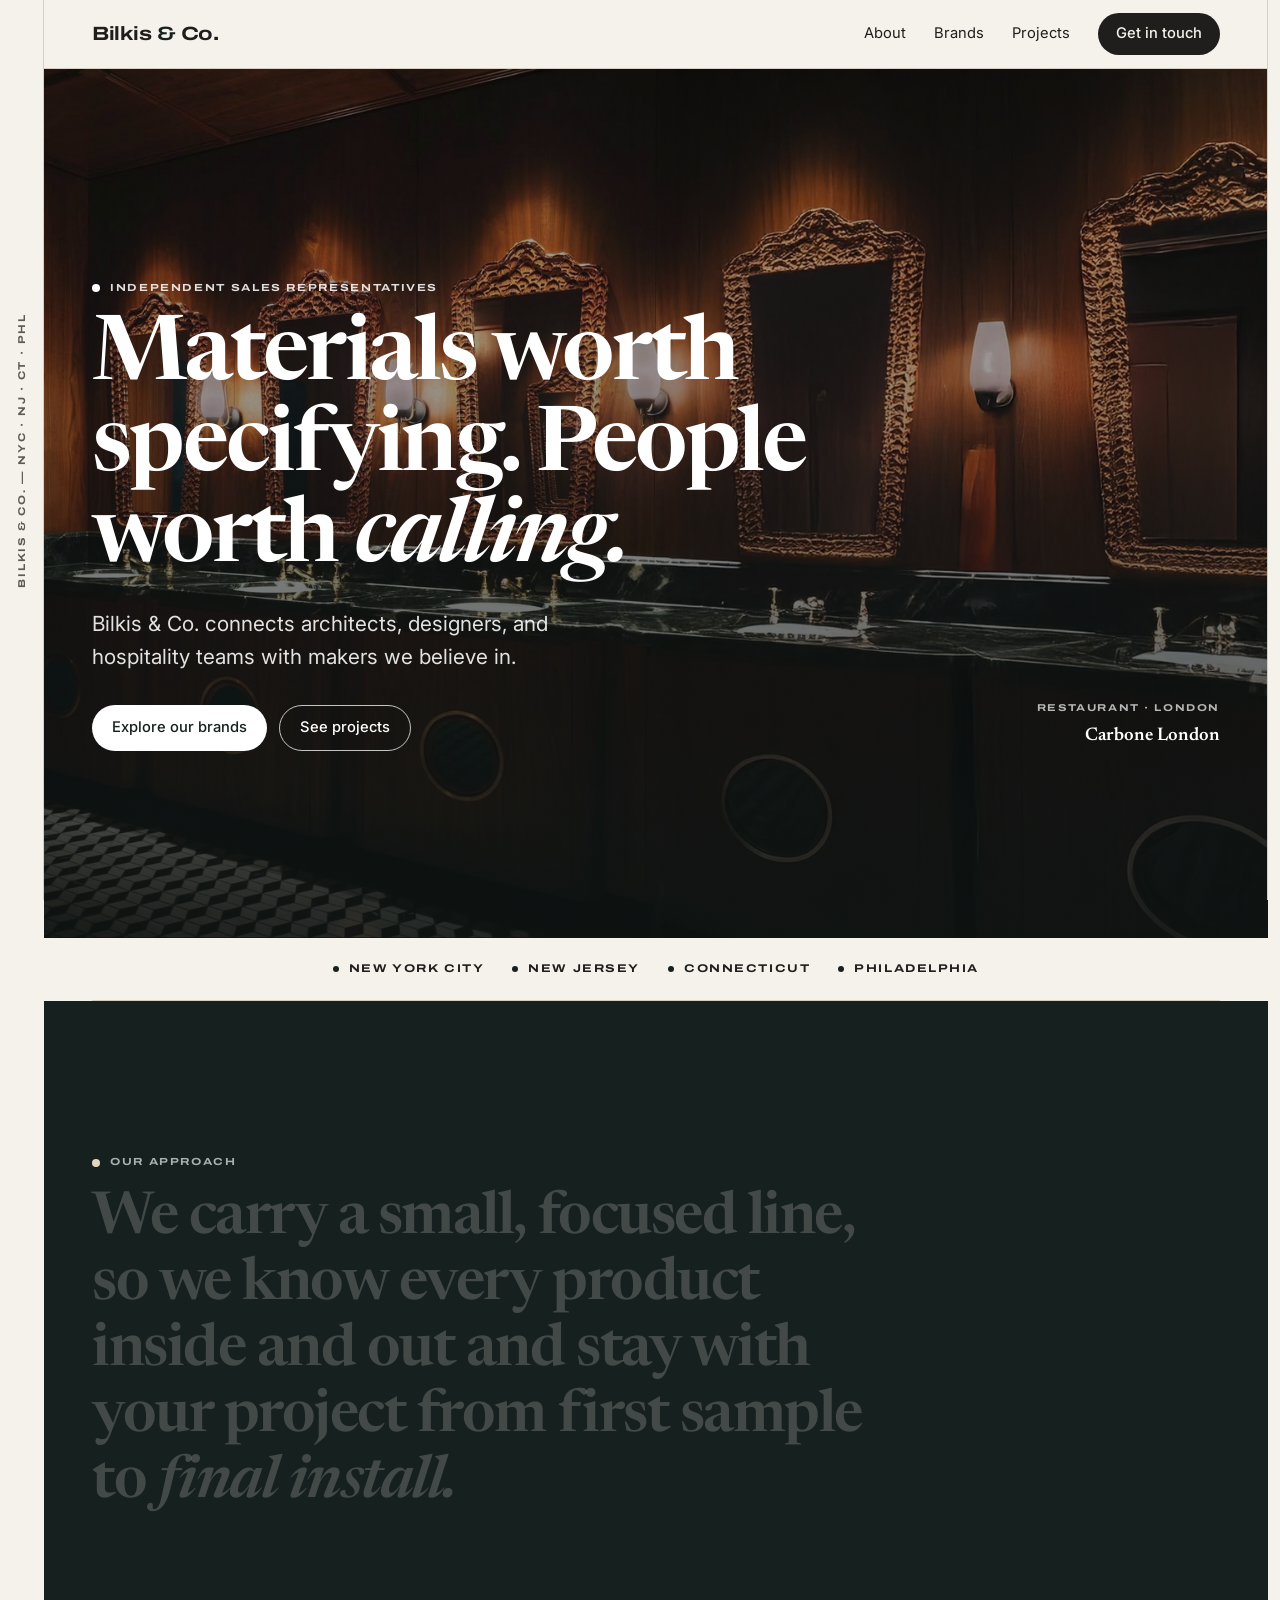
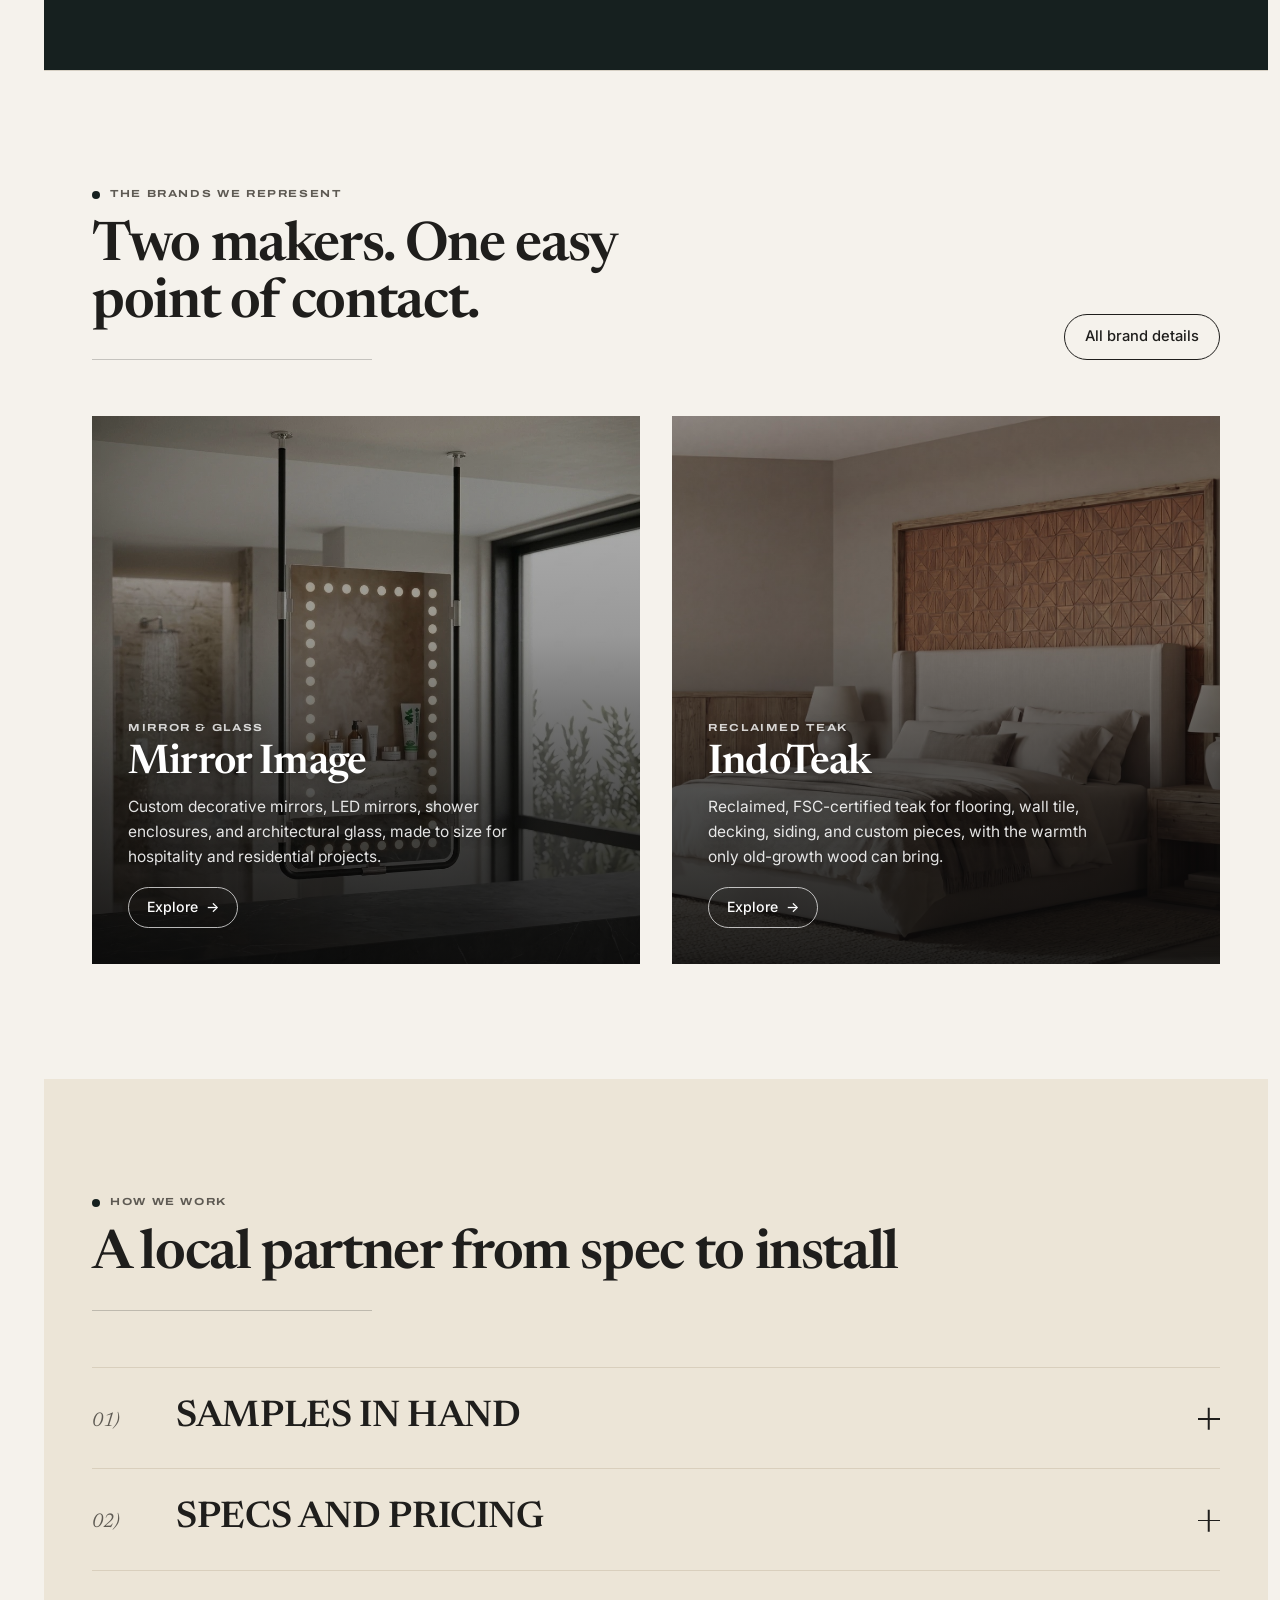
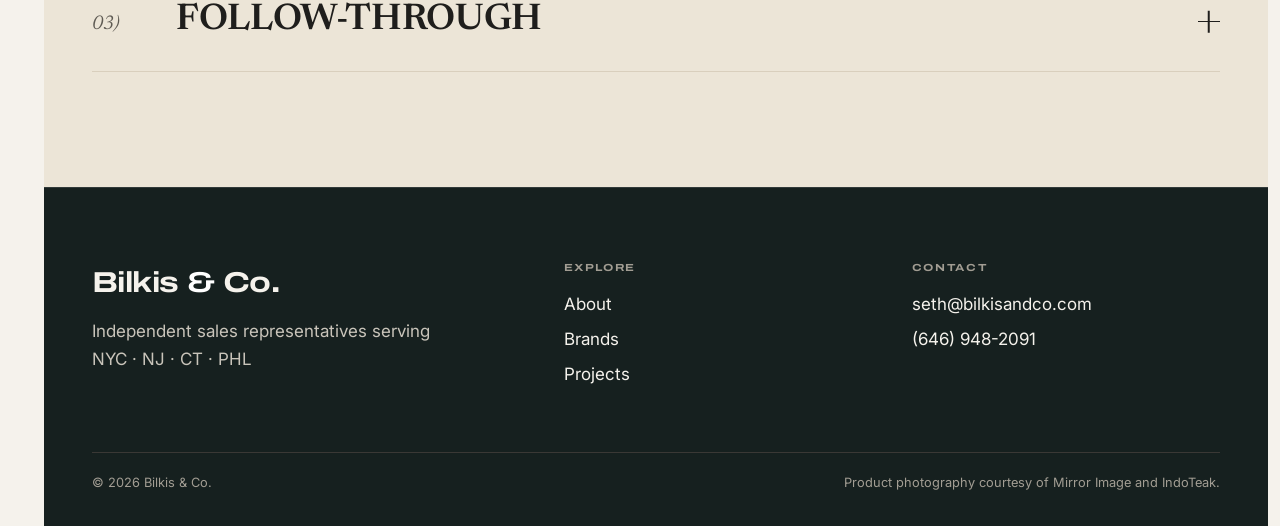
<file: index.html>
<!doctype html>
<html lang="en">
<head>
  <meta charset="utf-8">
  <meta name="viewport" content="width=device-width, initial-scale=1">
  <title>Bilkis &amp; Co. | Independent Sales Representatives for NYC, NJ, CT &amp; Philadelphia</title>
  <meta name="description" content="Bilkis & Co. is an independent sales rep group connecting architects, designers and hospitality teams across New York City, New Jersey, Connecticut and Philadelphia with Mirror Image and IndoTeak.">
  <link rel="canonical" href="https://bilkisandco.com/">
  <meta property="og:type" content="website">
  <meta property="og:site_name" content="Bilkis & Co.">
  <meta property="og:title" content="Bilkis &amp; Co.">
  <meta property="og:description" content="Mirrors, glass and reclaimed teak for projects across NYC, NJ, CT and Philadelphia.">
  <meta property="og:url" content="https://bilkisandco.com/">
  <meta property="og:image" content="https://bilkisandco.com/assets/og-card.png">
  <meta property="og:image:width" content="1200">
  <meta property="og:image:height" content="630">
  <meta property="og:image:alt" content="Bilkis &amp; Co.">
  <meta name="twitter:card" content="summary_large_image">
  <meta name="twitter:image" content="https://bilkisandco.com/assets/og-card.png">
  <meta name="theme-color" content="#F5F2EC">
  <link rel="icon" href="/favicon.svg" type="image/svg+xml">
  <link rel="preconnect" href="https://fonts.googleapis.com">
  <link rel="preconnect" href="https://fonts.gstatic.com" crossorigin>
  <link href="https://fonts.googleapis.com/css2?family=Archivo:wdth,wght@125,700&family=Newsreader:ital,opsz,wght@0,6..72,400..700;1,6..72,400..700&family=Inter:wght@400;500;600&display=swap" rel="stylesheet">
  <link rel="stylesheet" href="/assets/styles.css?v=2">
  <script>
    (function(){var d=document.documentElement;if('IntersectionObserver' in window&&matchMedia('(prefers-reduced-motion: no-preference)').matches){d.classList.add('js-motion');setTimeout(function(){if(!d.classList.contains('motion-ready'))d.classList.remove('js-motion')},2500)}})();
  </script>
</head>
<body>
  <a class="skip" href="#main">Skip to content</a>
  <div class="frame" aria-hidden="true">
    <div class="rail"><span>Bilkis &amp; Co. — NYC · NJ · CT · PHL</span></div>
    <div class="frame-right"></div>
  </div>

  <header class="site-header">
    <div class="wrap">
      <a class="wordmark" href="/">Bilkis <span class="amp">&amp;</span> Co.</a>
      <button class="nav-toggle" aria-expanded="false" aria-controls="site-nav" aria-label="Open menu"><span class="burger" aria-hidden="true"><span></span><span></span><span></span></span></button>
      <nav id="site-nav" class="nav" aria-label="Main">
        <a href="/about">About</a>
        <a href="/brands">Brands</a>
        <a href="/projects">Projects</a>
        <a class="btn" href="#contact">Get in touch</a>
        <div class="nav-extra">
          <a href="mailto:seth@bilkisandco.com">seth@bilkisandco.com</a>
          <a href="tel:+16469482091">(646) 948-2091</a>
          <p>NYC · NJ · CT · PHL</p>
        </div>
      </nav>
    </div>
  </header>

  <main id="main">
    <section class="fhero" aria-label="Featured projects">
      <div class="fhero-slides">
        <img class="on" src="/assets/img/mi-installation.jpg" alt="Carbone London restroom with ornate framed mirrors above a dark marble vanity" width="1600" height="1042" fetchpriority="high" data-meta="Restaurant · London" data-title="Carbone London">
        <img style="object-position: 50% 25%" src="/assets/img/it-seahorse.jpg" alt="Seahorse restaurant with blue banquettes, striped teak floors, and a painted ocean mural" width="1600" height="900" loading="lazy" data-meta="Restaurant · New York, NY" data-title="Seahorse at W USQ">
        <img src="/assets/img/it-nobu-palo-alto.jpg" alt="Nobu Hotel Palo Alto lobby lounge with teak flooring and a linear fireplace" width="740" height="925" loading="lazy" data-meta="Hotel · Palo Alto, CA" data-title="Nobu Hotel">
        <img src="/assets/img/mi-nom-wah-jfk.jpg" alt="Nom Wah at JFK Terminal 5 with a large etched mirror above red booths" width="692" height="865" loading="lazy" data-meta="Restaurant · Queens, NY" data-title="Nom Wah, JFK Terminal 5">
        <img style="object-position: 50% 45%" src="/assets/img/mi-guestroom-oval-mirror.jpg" alt="Private residence with a bronze-framed oval LED mirror, wood slat wall art, and textured amber glass sliding doors" width="1468" height="1600" loading="lazy" data-meta="Residential · Los Angeles" data-title="Private Residence">
      </div>
      <div class="wrap">
        <p class="eyebrow">Independent sales representatives</p>
        <h1>Materials worth specifying. People worth <em>calling.</em></h1>
        <div class="fhero-bottom">
          <div>
            <p class="lede">Bilkis &amp; Co. connects architects, designers, and hospitality teams with makers we believe in.</p>
            <div class="hero-actions">
              <a class="btn btn-pop" href="/brands">Explore our brands</a>
              <a class="btn btn-ghost" href="/projects">See projects</a>
            </div>
          </div>
          <div class="fhero-caption" aria-live="polite"><span class="meta">Restaurant · London</span><strong>Carbone London</strong></div>
        </div>
      </div>
    </section>

    <div class="territory-strip">
      <div class="wrap">
        <div class="territory" aria-label="Territory">
          <span>New York City</span><span>New Jersey</span><span>Connecticut</span><span>Philadelphia</span>
        </div>
      </div>
    </div>

    <section class="statement tone-dark">
      <div class="wrap">
        <p class="eyebrow">Our approach</p>
        <p class="fill-text">We carry a small, focused line, so we know every product inside and out and stay with your project from first sample to <em>final install.</em></p>
      </div>
    </section>

    <section class="rule">
      <div class="wrap">
        <div class="section-head">
          <div>
            <p class="eyebrow">The brands we represent</p>
            <h2>Two makers. One easy point of contact.</h2>
          </div>
          <a class="btn btn-ghost" href="/brands">All brand details</a>
        </div>
        <div class="brand-cards">
          <a class="brand-card" href="/brands#mirror-image">
            <div class="img"><img src="/assets/img/mi-suspended-led-mirror.jpg" alt="Ceiling-suspended LED mirror with globe lights framing it, hanging above a dark marble counter in a stone bathroom" width="1024" height="1024" loading="lazy"></div>
            <div class="card-overlay">
              <p class="card-kicker">Mirror &amp; glass</p>
              <h3>Mirror Image</h3>
              <p>Custom decorative mirrors, LED mirrors, shower enclosures, and architectural glass, made to size for hospitality and residential projects.</p>
              <span class="card-cta">Explore <span aria-hidden="true">→</span></span>
            </div>
          </a>
          <a class="brand-card" href="/brands#indoteak">
            <div class="img"><img src="/assets/img/it-amy-tile.jpg" alt="Bedroom with a carved geometric teak tile panel behind the headboard" width="1600" height="1280" loading="lazy"></div>
            <div class="card-overlay">
              <p class="card-kicker">Reclaimed teak</p>
              <h3>IndoTeak</h3>
              <p>Reclaimed, FSC-certified teak for flooring, wall tile, decking, siding, and custom pieces, with the warmth only old-growth wood can bring.</p>
              <span class="card-cta">Explore <span aria-hidden="true">→</span></span>
            </div>
          </a>
        </div>
      </div>
    </section>

    <section class="tone-sand">
      <div class="wrap">
        <div class="section-head">
          <div>
            <p class="eyebrow">How we work</p>
            <h2 class="h2-one-line">A local partner from spec to install</h2>
          </div>
        </div>
        <div class="rows">
          <details class="row">
            <summary><span class="row-num">01)</span><span class="row-title">Samples in hand</span><span class="row-icon" aria-hidden="true"></span></summary>
            <div class="row-body"><p>We bring finishes, glass, and wood samples to your studio and are able to collaborate on custom designs and finishes.</p></div>
          </details>
          <details class="row">
            <summary><span class="row-num">02)</span><span class="row-title">Specs and pricing</span><span class="row-icon" aria-hidden="true"></span></summary>
            <div class="row-body"><p>Drawings, lead times, and trade pricing, handled quickly by our team.</p></div>
          </details>
          <details class="row">
            <summary><span class="row-num">03)</span><span class="row-title">Follow-through</span><span class="row-icon" aria-hidden="true"></span></summary>
            <div class="row-body"><p>From purchase order to delivery, we stay on the details with our in-house factories so your project stays on schedule.</p></div>
          </details>
        </div>
      </div>
    </section>

  </main>

  <footer id="contact" class="site-footer">
    <div class="wrap">
      <div class="footer-top">
        <div>
          <a class="wordmark" href="/">Bilkis <span class="amp">&amp;</span> Co.</a>
          <p>Independent sales representatives serving NYC · NJ · CT · PHL</p>
        </div>
        <div>
          <h4>Explore</h4>
          <ul>
            <li><a href="/about">About</a></li>
            <li><a href="/brands">Brands</a></li>
            <li><a href="/projects">Projects</a></li>
          </ul>
        </div>
        <div>
          <h4>Contact</h4>
          <ul>
            <li><a href="mailto:seth@bilkisandco.com">seth@bilkisandco.com</a></li>
            <li><a href="tel:+16469482091">(646) 948-2091</a></li>
          </ul>
        </div>
      </div>
      <div class="footer-bottom">
        <span>© <span data-year>2026</span> Bilkis &amp; Co.</span>
        <span>Product photography courtesy of Mirror Image and IndoTeak.</span>
      </div>
    </div>
  </footer>

  <script src="/assets/main.js?v=2" defer></script>
</body>
</html>
</file>
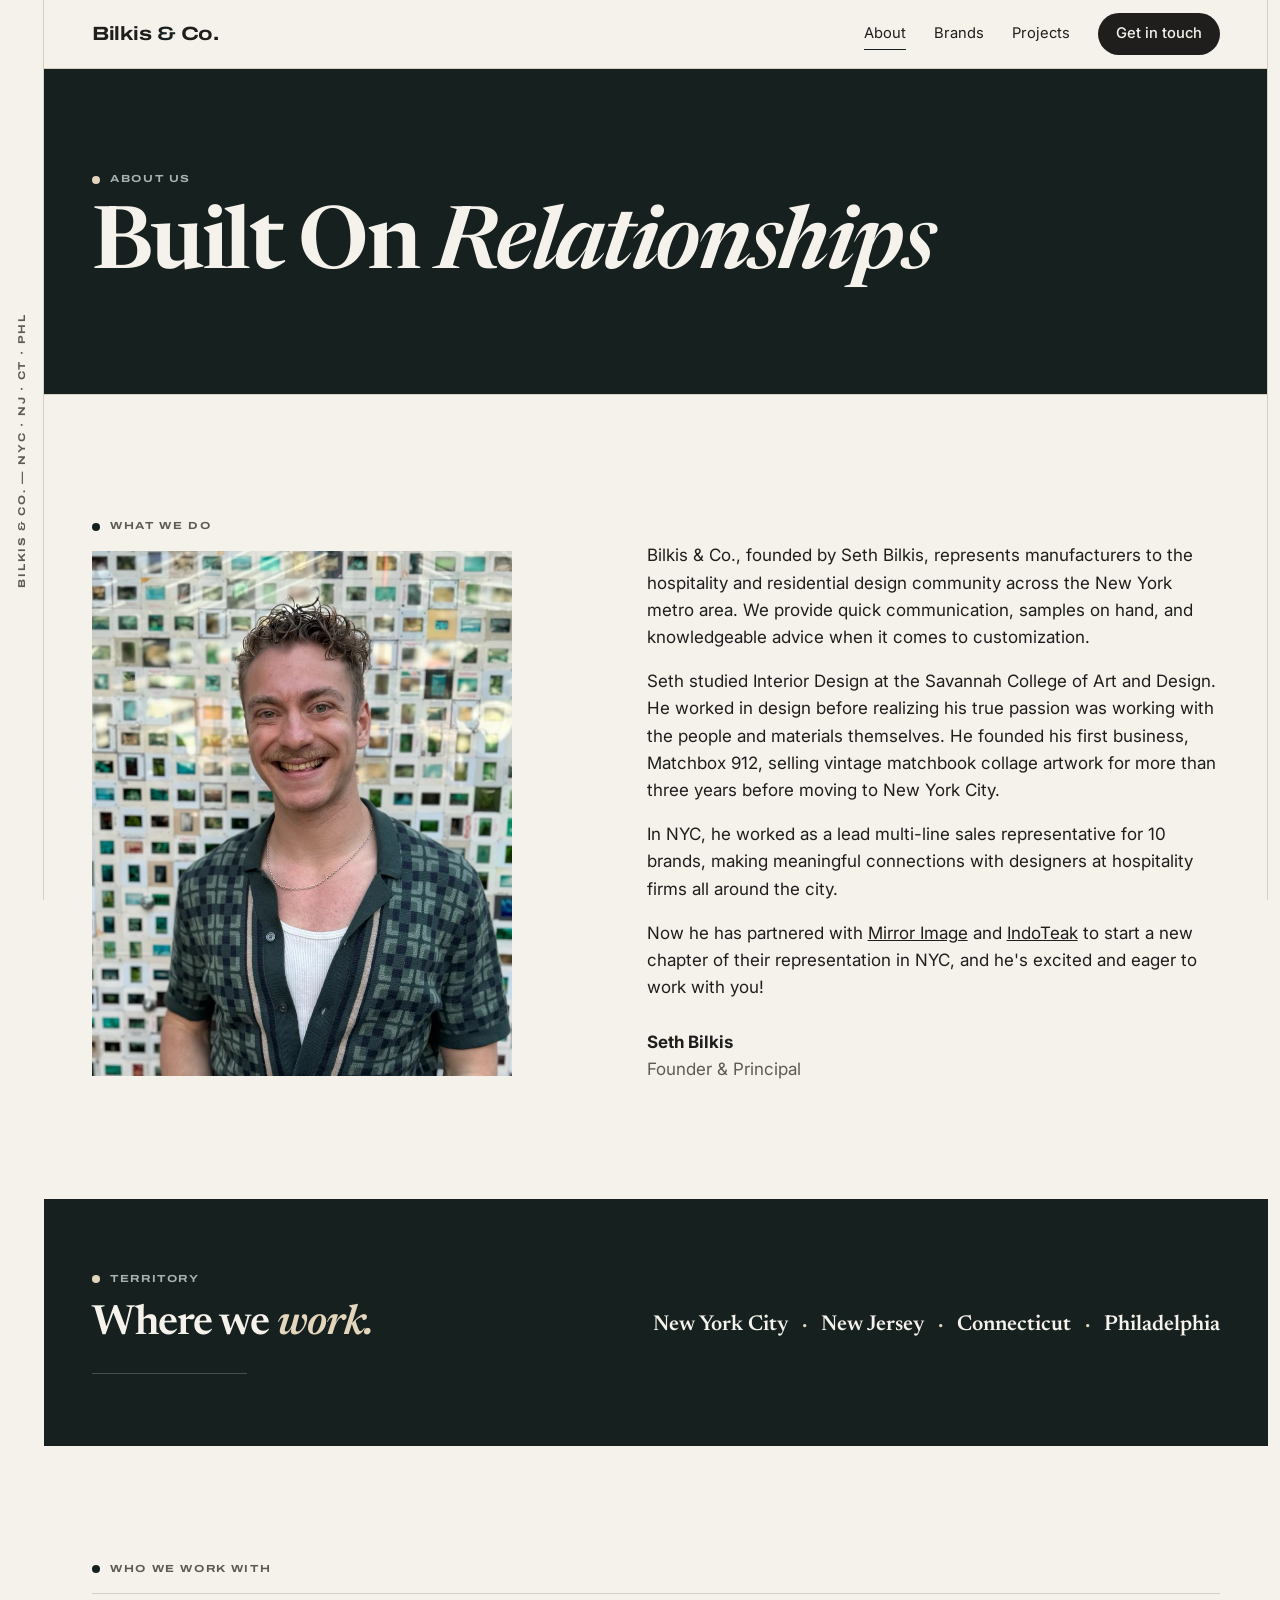
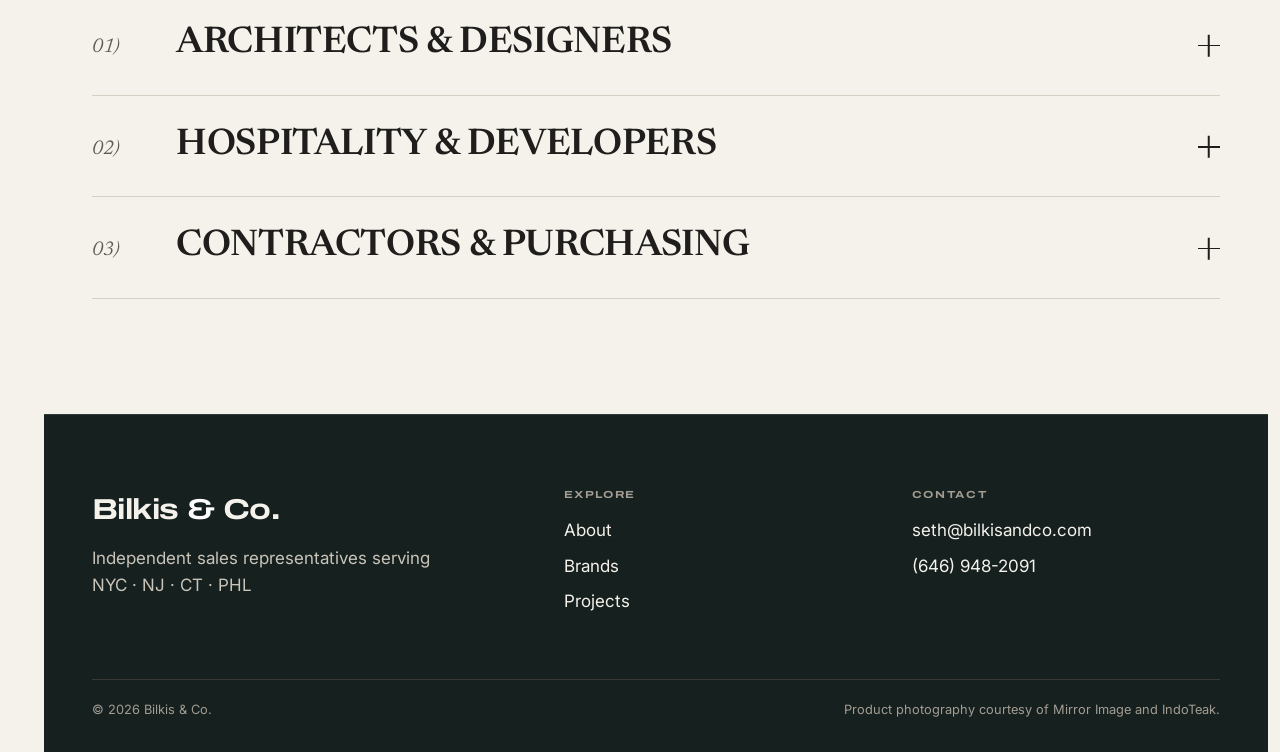
<file: about.html>
<!doctype html>
<html lang="en">
<head>
  <meta charset="utf-8">
  <meta name="viewport" content="width=device-width, initial-scale=1">
  <title>About | Bilkis &amp; Co.</title>
  <meta name="description" content="Bilkis & Co. is an independent sales representative group serving architects, designers, contractors and hospitality teams across NYC, New Jersey, Connecticut and Philadelphia.">
  <link rel="canonical" href="https://bilkisandco.com/about">
  <meta property="og:type" content="website">
  <meta property="og:site_name" content="Bilkis & Co.">
  <meta property="og:title" content="Bilkis &amp; Co.">
  <meta property="og:description" content="An independent rep group built on relationships, serving NYC, NJ, CT and Philadelphia.">
  <meta property="og:url" content="https://bilkisandco.com/about">
  <meta property="og:image" content="https://bilkisandco.com/assets/og-card.png">
  <meta property="og:image:width" content="1200">
  <meta property="og:image:height" content="630">
  <meta property="og:image:alt" content="Bilkis &amp; Co.">
  <meta name="twitter:card" content="summary_large_image">
  <meta name="twitter:image" content="https://bilkisandco.com/assets/og-card.png">
  <meta name="theme-color" content="#F5F2EC">
  <link rel="icon" href="/favicon.svg" type="image/svg+xml">
  <link rel="preconnect" href="https://fonts.googleapis.com">
  <link rel="preconnect" href="https://fonts.gstatic.com" crossorigin>
  <link href="https://fonts.googleapis.com/css2?family=Archivo:wdth,wght@125,700&family=Newsreader:ital,opsz,wght@0,6..72,400..700;1,6..72,400..700&family=Inter:wght@400;500;600&display=swap" rel="stylesheet">
  <link rel="stylesheet" href="/assets/styles.css?v=2">
  <script>
    (function(){var d=document.documentElement;if('IntersectionObserver' in window&&matchMedia('(prefers-reduced-motion: no-preference)').matches){d.classList.add('js-motion');setTimeout(function(){if(!d.classList.contains('motion-ready'))d.classList.remove('js-motion')},2500)}})();
  </script>
</head>
<body>
  <a class="skip" href="#main">Skip to content</a>
  <div class="frame" aria-hidden="true">
    <div class="rail"><span>Bilkis &amp; Co. — NYC · NJ · CT · PHL</span></div>
    <div class="frame-right"></div>
  </div>

  <header class="site-header">
    <div class="wrap">
      <a class="wordmark" href="/">Bilkis <span class="amp">&amp;</span> Co.</a>
      <button class="nav-toggle" aria-expanded="false" aria-controls="site-nav" aria-label="Open menu"><span class="burger" aria-hidden="true"><span></span><span></span><span></span></span></button>
      <nav id="site-nav" class="nav" aria-label="Main">
        <a href="/about" aria-current="page">About</a>
        <a href="/brands">Brands</a>
        <a href="/projects">Projects</a>
        <a class="btn" href="#contact">Get in touch</a>
        <div class="nav-extra">
          <a href="mailto:seth@bilkisandco.com">seth@bilkisandco.com</a>
          <a href="tel:+16469482091">(646) 948-2091</a>
          <p>NYC · NJ · CT · PHL</p>
        </div>
      </nav>
    </div>
  </header>

  <main id="main">
    <section class="hero tone-dark brands-title">
      <div class="wrap">
        <p class="eyebrow">About us</p>
        <h1>Built On <em>Relationships</em></h1>
      </div>
    </section>

    <section class="rule">
      <div class="wrap about-grid about-founder">
        <div>
          <p class="eyebrow">What we do</p>
          <figure class="founder-photo">
            <img src="/assets/img/seth-bilkis-2.jpg" alt="Seth Bilkis, founder of Bilkis &amp; Co., smiling in front of a wall of vintage photo slides" width="800" height="1000" loading="lazy">
          </figure>
        </div>
        <div>
          <p>Bilkis &amp; Co., founded by Seth Bilkis, represents manufacturers to the hospitality and residential design community across the New York metro area. We provide quick communication, samples on hand, and knowledgeable advice when it comes to customization.</p>
          <p>Seth studied Interior Design at the Savannah College of Art and Design. He worked in design before realizing his true passion was working with the people and materials themselves. He founded his first business, Matchbox 912, selling vintage matchbook collage artwork for more than three years before moving to New York City.</p>
          <p>In NYC, he worked as a lead multi-line sales representative for 10 brands, making meaningful connections with designers at hospitality firms all around the city.</p>
          <p>Now he has partnered with <a href="/brands#mirror-image">Mirror Image</a> and <a href="/brands#indoteak">IndoTeak</a> to start a new chapter of their representation in NYC, and he's excited and eager to work with you!</p>
          <p style="margin-top:28px"><strong>Seth Bilkis</strong><br><span style="color:var(--ink-soft)">Founder &amp; Principal</span></p>
        </div>
      </div>
    </section>

    <section class="tone-dark territory-band">
      <div class="wrap">
        <p class="eyebrow">Territory</p>
        <div class="territory-head">
          <h2>Where we <em>work.</em></h2>
          <ul class="region-line" aria-label="Territory">
            <li>New York City</li><li>New Jersey</li><li>Connecticut</li><li>Philadelphia</li>
          </ul>
        </div>
      </div>
    </section>

    <section class="who-band">
      <div class="wrap">
        <p class="eyebrow">Who we work with</p>
        <div class="rows">
          <details class="row">
            <summary><span class="row-num">01)</span><span class="row-title">Architects &amp; designers</span><span class="row-icon" aria-hidden="true"></span></summary>
            <div class="row-body"><p>Samples, specs, CAD details, and finish options to help you put the right product into your drawings.</p></div>
          </details>
          <details class="row">
            <summary><span class="row-num">02)</span><span class="row-title">Hospitality &amp; developers</span><span class="row-icon" aria-hidden="true"></span></summary>
            <div class="row-body"><p>Hotels, restaurants, and multifamily projects that need custom sizing, volume pricing, and dependable lead times.</p></div>
          </details>
          <details class="row">
            <summary><span class="row-num">03)</span><span class="row-title">Contractors &amp; purchasing</span><span class="row-icon" aria-hidden="true"></span></summary>
            <div class="row-body"><p>Clear quotes, order tracking, and a local contact when site conditions change.</p></div>
          </details>
        </div>
      </div>
    </section>

  </main>

  <footer id="contact" class="site-footer">
    <div class="wrap">
      <div class="footer-top">
        <div>
          <a class="wordmark" href="/">Bilkis <span class="amp">&amp;</span> Co.</a>
          <p>Independent sales representatives serving NYC · NJ · CT · PHL</p>
        </div>
        <div>
          <h4>Explore</h4>
          <ul>
            <li><a href="/about">About</a></li>
            <li><a href="/brands">Brands</a></li>
            <li><a href="/projects">Projects</a></li>
          </ul>
        </div>
        <div>
          <h4>Contact</h4>
          <ul>
            <li><a href="mailto:seth@bilkisandco.com">seth@bilkisandco.com</a></li>
            <li><a href="tel:+16469482091">(646) 948-2091</a></li>
          </ul>
        </div>
      </div>
      <div class="footer-bottom">
        <span>© <span data-year>2026</span> Bilkis &amp; Co.</span>
        <span>Product photography courtesy of Mirror Image and IndoTeak.</span>
      </div>
    </div>
  </footer>

  <script src="/assets/main.js?v=2" defer></script>
</body>
</html>
</file>
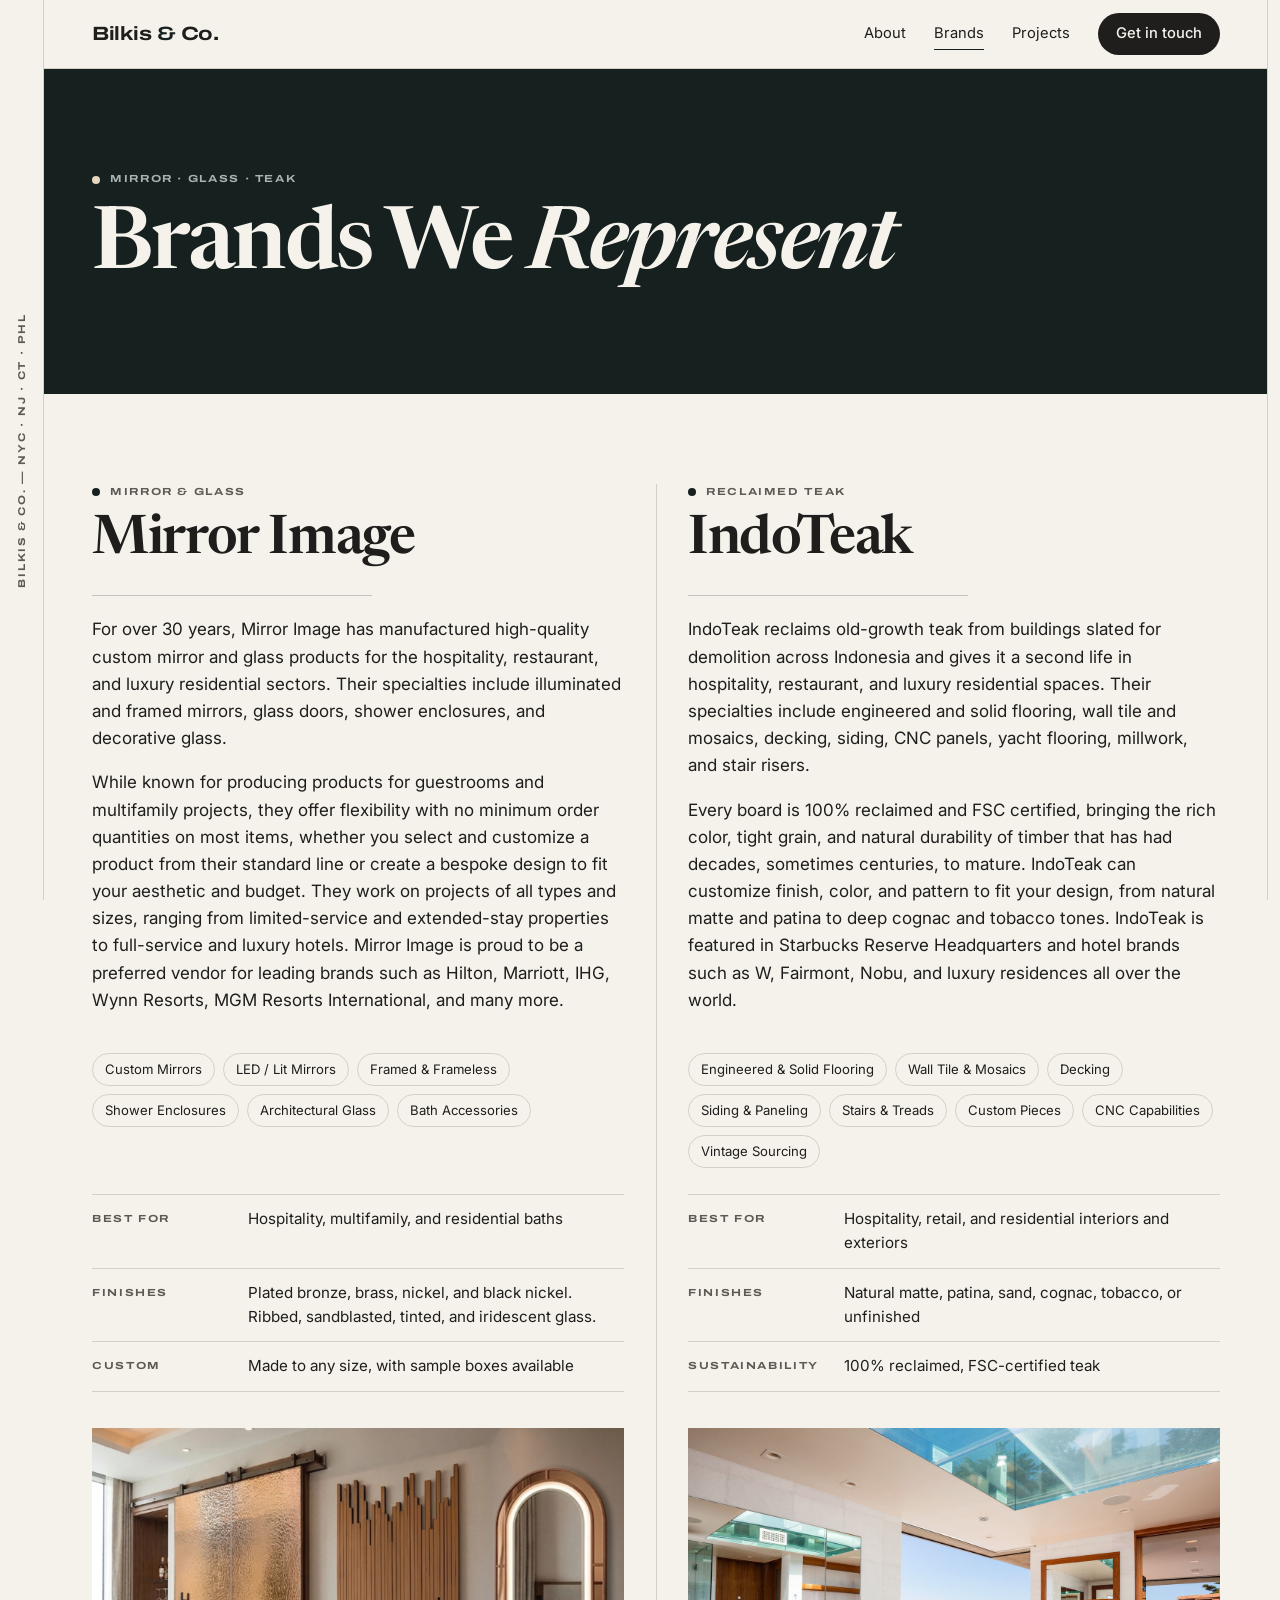
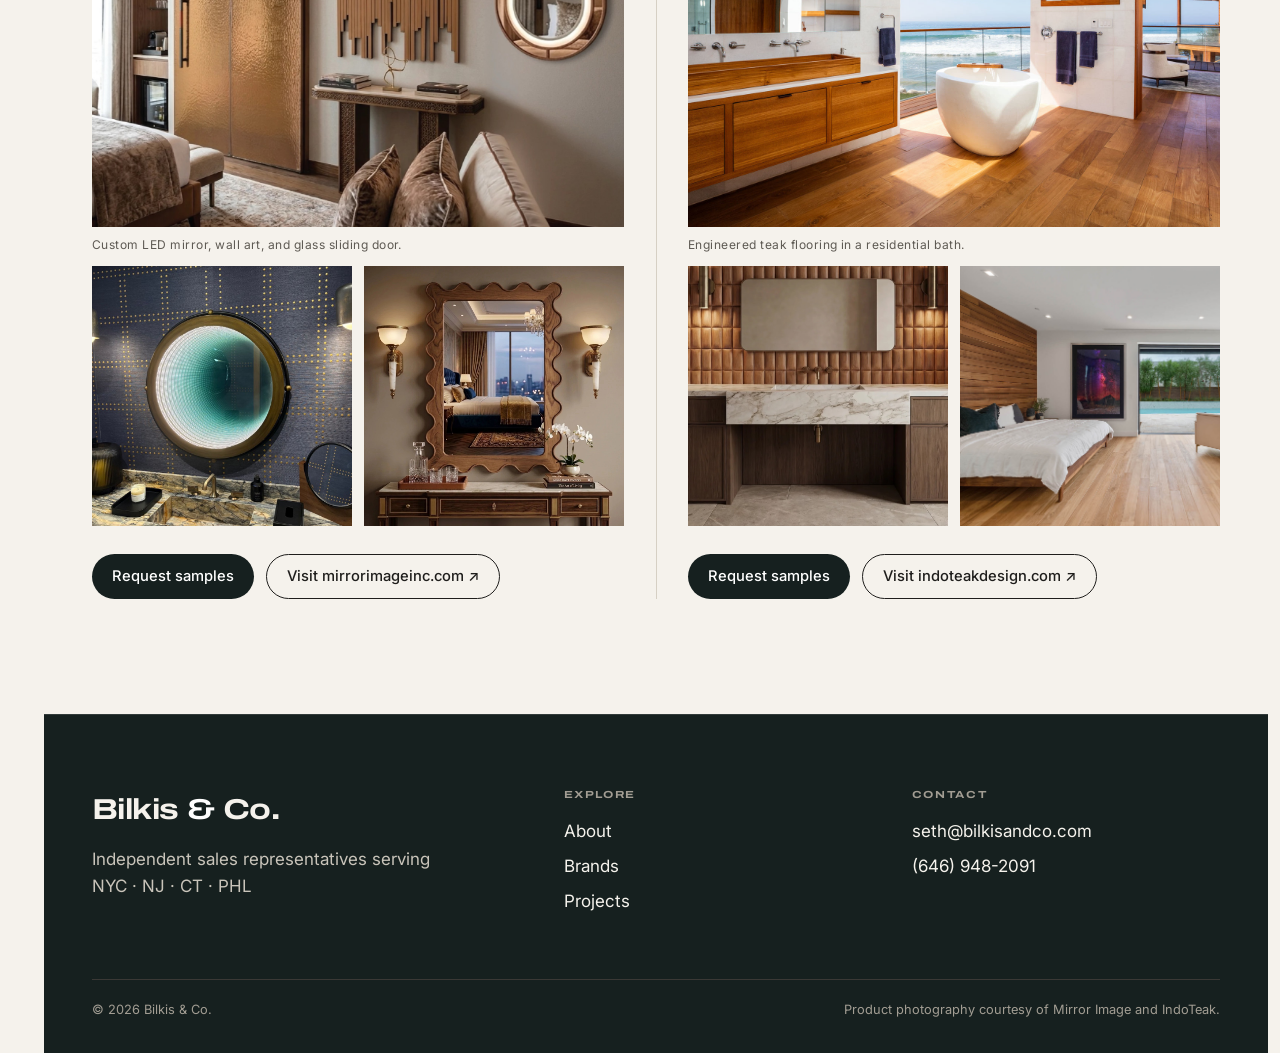
<file: brands.html>
<!doctype html>
<html lang="en">
<head>
  <meta charset="utf-8">
  <meta name="viewport" content="width=device-width, initial-scale=1">
  <title>Brands: Mirror Image &amp; IndoTeak | Bilkis &amp; Co.</title>
  <meta name="description" content="Bilkis & Co. represents Mirror Image (custom mirrors, LED mirrors, shower enclosures and architectural glass) and IndoTeak (reclaimed FSC teak flooring, tile and decking) in NYC, NJ, CT and Philadelphia.">
  <link rel="canonical" href="https://bilkisandco.com/brands">
  <meta property="og:type" content="website">
  <meta property="og:site_name" content="Bilkis & Co.">
  <meta property="og:title" content="Bilkis &amp; Co.">
  <meta property="og:description" content="Mirror Image and IndoTeak, represented across NYC, NJ, CT and Philadelphia.">
  <meta property="og:url" content="https://bilkisandco.com/brands">
  <meta property="og:image" content="https://bilkisandco.com/assets/og-card.png">
  <meta property="og:image:width" content="1200">
  <meta property="og:image:height" content="630">
  <meta property="og:image:alt" content="Bilkis &amp; Co.">
  <meta name="twitter:card" content="summary_large_image">
  <meta name="twitter:image" content="https://bilkisandco.com/assets/og-card.png">
  <meta name="theme-color" content="#F5F2EC">
  <link rel="icon" href="/favicon.svg" type="image/svg+xml">
  <link rel="preconnect" href="https://fonts.googleapis.com">
  <link rel="preconnect" href="https://fonts.gstatic.com" crossorigin>
  <link href="https://fonts.googleapis.com/css2?family=Archivo:wdth,wght@125,700&family=Newsreader:ital,opsz,wght@0,6..72,400..700;1,6..72,400..700&family=Inter:wght@400;500;600&display=swap" rel="stylesheet">
  <link rel="stylesheet" href="/assets/styles.css?v=2">
  <script>
    (function(){var d=document.documentElement;if('IntersectionObserver' in window&&matchMedia('(prefers-reduced-motion: no-preference)').matches){d.classList.add('js-motion');setTimeout(function(){if(!d.classList.contains('motion-ready'))d.classList.remove('js-motion')},2500)}})();
  </script>
</head>
<body>
  <a class="skip" href="#main">Skip to content</a>
  <div class="frame" aria-hidden="true">
    <div class="rail"><span>Bilkis &amp; Co. — NYC · NJ · CT · PHL</span></div>
    <div class="frame-right"></div>
  </div>

  <header class="site-header">
    <div class="wrap">
      <a class="wordmark" href="/">Bilkis <span class="amp">&amp;</span> Co.</a>
      <button class="nav-toggle" aria-expanded="false" aria-controls="site-nav" aria-label="Open menu"><span class="burger" aria-hidden="true"><span></span><span></span><span></span></span></button>
      <nav id="site-nav" class="nav" aria-label="Main">
        <a href="/about">About</a>
        <a href="/brands" aria-current="page">Brands</a>
        <a href="/projects">Projects</a>
        <a class="btn" href="#contact">Get in touch</a>
        <div class="nav-extra">
          <a href="mailto:seth@bilkisandco.com">seth@bilkisandco.com</a>
          <a href="tel:+16469482091">(646) 948-2091</a>
          <p>NYC · NJ · CT · PHL</p>
        </div>
      </nav>
    </div>
  </header>

  <main id="main">
    <section class="hero tone-dark brands-title">
      <div class="wrap">
        <p class="eyebrow">Mirror · Glass · Teak</p>
        <h1>Brands We <em>Represent</em></h1>
      </div>
    </section>

    <section class="brands-compare-section">
      <div class="wrap brand-compare">

        <article id="mirror-image" class="brand-col">
          <p class="eyebrow">Mirror &amp; glass</p>
          <h2>Mirror Image</h2>
          <div class="brand-desc">
            <p>For over 30 years, Mirror Image has manufactured high-quality custom mirror and glass products for the hospitality, restaurant, and luxury residential sectors. Their specialties include illuminated and framed mirrors, glass doors, shower enclosures, and decorative glass.</p>
            <p>While known for producing products for guestrooms and multifamily projects, they offer flexibility with no minimum order quantities on most items, whether you select and customize a product from their standard line or create a bespoke design to fit your aesthetic and budget. They work on projects of all types and sizes, ranging from limited-service and extended-stay properties to full-service and luxury hotels. Mirror Image is proud to be a preferred vendor for leading brands such as Hilton, Marriott, IHG, Wynn Resorts, MGM Resorts International, and many more.</p>
          </div>
          <ul class="tags" aria-label="Mirror Image product categories">
            <li>Custom Mirrors</li><li>LED / Lit Mirrors</li><li>Framed &amp; Frameless</li>
            <li>Shower Enclosures</li><li>Architectural Glass</li><li>Bath Accessories</li>
          </ul>
          <dl class="facts">
            <div><dt>Best for</dt><dd>Hospitality, multifamily, and residential baths</dd></div>
            <div><dt>Finishes</dt><dd>Plated bronze, brass, nickel, and black nickel. Ribbed, sandblasted, tinted, and iridescent glass.</dd></div>
            <div><dt>Custom</dt><dd>Made to any size, with sample boxes available</dd></div>
          </dl>
          <div class="brand-media">
            <figure>
              <img src="/assets/img/mi-guestroom-oval-mirror.jpg" alt="Hotel guestroom with a bronze-framed oval LED mirror, wood slat wall art, and textured amber glass sliding barn doors" width="1468" height="1600" loading="lazy">
              <figcaption>Custom LED mirror, wall art, and glass sliding door.</figcaption>
            </figure>
            <figure><img src="/assets/img/mi-infinity-mirror.jpg" alt="Round brass-framed infinity mirror glowing teal above a marble vanity in a navy, gold-studded powder room" width="1200" height="900" loading="lazy"></figure>
            <figure><img src="/assets/img/mi-wave-mirror.jpg" alt="Wavy-edged wood framed mirror between two alabaster sconces above a marble-topped console" width="1024" height="1024" loading="lazy"></figure>
          </div>
          <div class="hero-actions brand-actions">
            <a class="btn btn-pop" href="mailto:seth@bilkisandco.com?subject=Mirror%20Image%20samples">Request samples</a>
            <a class="btn btn-ghost" href="https://mirrorimageinc.com" target="_blank" rel="noopener">Visit mirrorimageinc.com ↗</a>
          </div>
        </article>

        <article id="indoteak" class="brand-col">
          <p class="eyebrow">Reclaimed teak</p>
          <h2>IndoTeak</h2>
          <div class="brand-desc">
            <p>IndoTeak reclaims old-growth teak from buildings slated for demolition across Indonesia and gives it a second life in hospitality, restaurant, and luxury residential spaces. Their specialties include engineered and solid flooring, wall tile and mosaics, decking, siding, CNC panels, yacht flooring, millwork, and stair risers.</p>
            <p>Every board is 100% reclaimed and FSC certified, bringing the rich color, tight grain, and natural durability of timber that has had decades, sometimes centuries, to mature. IndoTeak can customize finish, color, and pattern to fit your design, from natural matte and patina to deep cognac and tobacco tones. IndoTeak is featured in Starbucks Reserve Headquarters and hotel brands such as W, Fairmont, Nobu, and luxury residences all over the world.</p>
          </div>
          <ul class="tags" aria-label="IndoTeak product categories">
            <li>Engineered &amp; Solid Flooring</li><li>Wall Tile &amp; Mosaics</li><li>Decking</li>
            <li>Siding &amp; Paneling</li><li>Stairs &amp; Treads</li><li>Custom Pieces</li>
            <li>CNC Capabilities</li><li>Vintage Sourcing</li>
          </ul>
          <dl class="facts">
            <div><dt>Best for</dt><dd>Hospitality, retail, and residential interiors and exteriors</dd></div>
            <div><dt>Finishes</dt><dd>Natural matte, patina, sand, cognac, tobacco, or unfinished</dd></div>
            <div><dt>Sustainability</dt><dd>100% reclaimed, FSC-certified teak</dd></div>
          </dl>
          <div class="brand-media">
            <figure>
              <img src="/assets/img/it-bath-ocean.jpg" alt="Oceanfront bathroom with teak flooring and a teak vanity" width="1600" height="1068" loading="lazy">
              <figcaption>Engineered teak flooring in a residential bath.</figcaption>
            </figure>
            <figure><img src="/assets/img/it-teak-vanity.jpg" alt="Bathroom vanity with a reclaimed teak tile wall, rounded mirror, brass sconces, and a marble sink" width="1600" height="893" loading="lazy"></figure>
            <figure><img style="object-position: 0% 50%" src="/assets/img/it-bedroom.jpg" alt="Bedroom with a teak plank accent wall and pale wood floors" width="1600" height="1066" loading="lazy"></figure>
          </div>
          <div class="hero-actions brand-actions">
            <a class="btn btn-pop" href="mailto:seth@bilkisandco.com?subject=IndoTeak%20samples">Request samples</a>
            <a class="btn btn-ghost" href="https://www.indoteakdesign.com" target="_blank" rel="noopener">Visit indoteakdesign.com ↗</a>
          </div>
        </article>

      </div>
    </section>

  </main>

  <footer id="contact" class="site-footer">
    <div class="wrap">
      <div class="footer-top">
        <div>
          <a class="wordmark" href="/">Bilkis <span class="amp">&amp;</span> Co.</a>
          <p>Independent sales representatives serving NYC · NJ · CT · PHL</p>
        </div>
        <div>
          <h4>Explore</h4>
          <ul>
            <li><a href="/about">About</a></li>
            <li><a href="/brands">Brands</a></li>
            <li><a href="/projects">Projects</a></li>
          </ul>
        </div>
        <div>
          <h4>Contact</h4>
          <ul>
            <li><a href="mailto:seth@bilkisandco.com">seth@bilkisandco.com</a></li>
            <li><a href="tel:+16469482091">(646) 948-2091</a></li>
          </ul>
        </div>
      </div>
      <div class="footer-bottom">
        <span>© <span data-year>2026</span> Bilkis &amp; Co.</span>
        <span>Product photography courtesy of Mirror Image and IndoTeak.</span>
      </div>
    </div>
  </footer>

  <script src="/assets/main.js?v=2" defer></script>
</body>
</html>
</file>
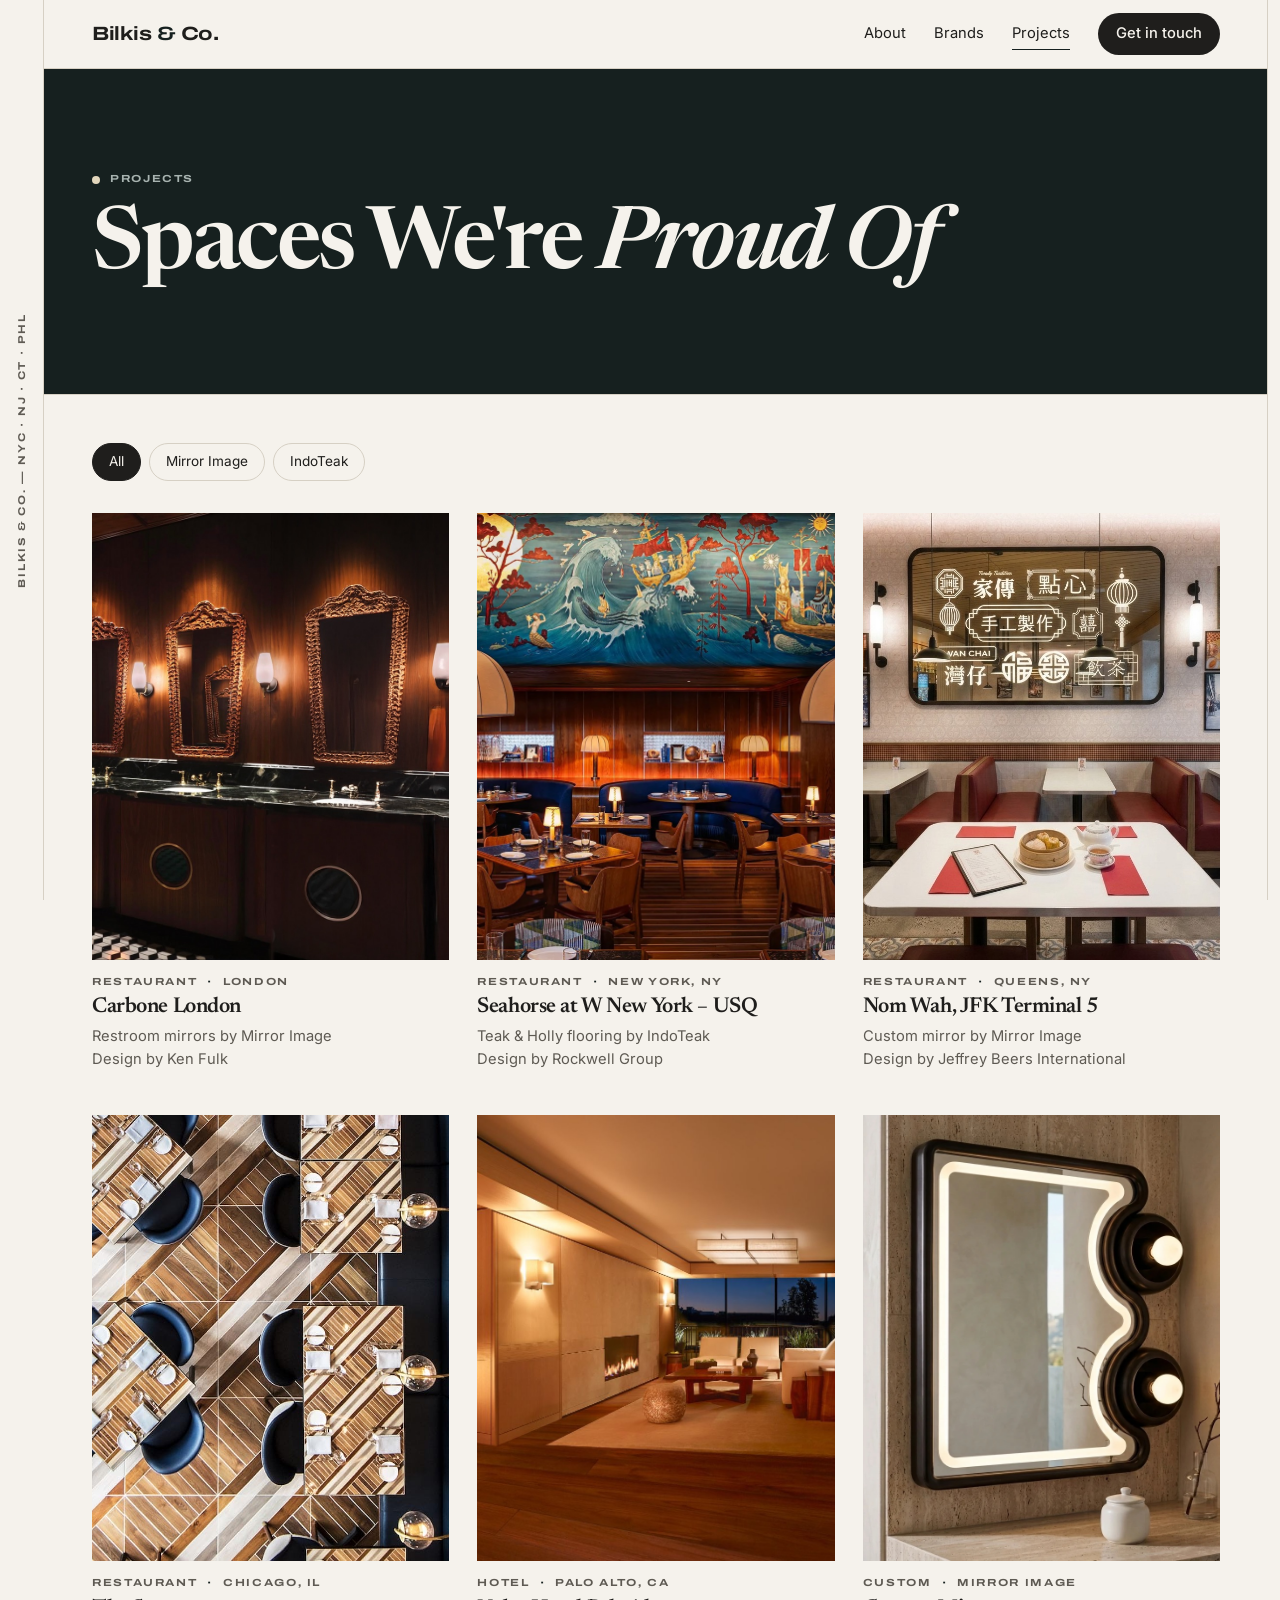
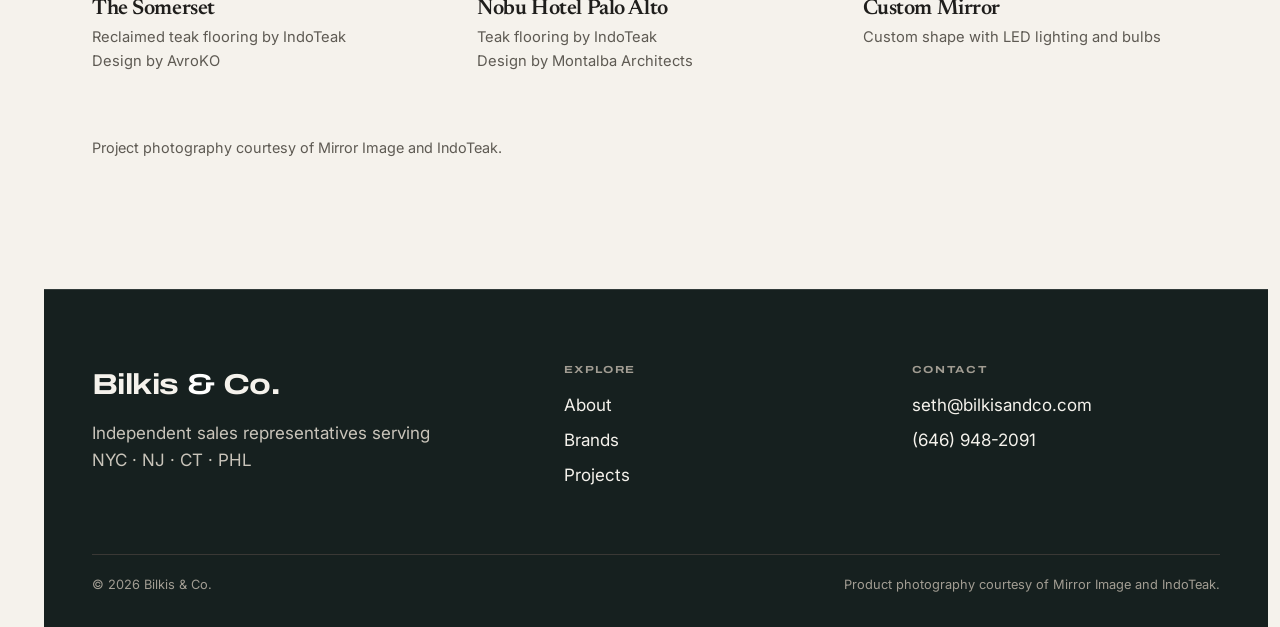
<file: projects.html>
<!doctype html>
<html lang="en">
<head>
  <meta charset="utf-8">
  <meta name="viewport" content="width=device-width, initial-scale=1">
  <title>Projects | Bilkis &amp; Co.</title>
  <meta name="description" content="Selected projects featuring Mirror Image mirrors and glass and IndoTeak reclaimed teak, from Bilkis & Co., independent sales representatives for NYC, NJ, CT and Philadelphia.">
  <link rel="canonical" href="https://bilkisandco.com/projects">
  <meta property="og:type" content="website">
  <meta property="og:site_name" content="Bilkis & Co.">
  <meta property="og:title" content="Bilkis &amp; Co.">
  <meta property="og:description" content="Selected spaces featuring the brands we represent.">
  <meta property="og:url" content="https://bilkisandco.com/projects">
  <meta property="og:image" content="https://bilkisandco.com/assets/og-card.png">
  <meta property="og:image:width" content="1200">
  <meta property="og:image:height" content="630">
  <meta property="og:image:alt" content="Bilkis &amp; Co.">
  <meta name="twitter:card" content="summary_large_image">
  <meta name="twitter:image" content="https://bilkisandco.com/assets/og-card.png">
  <meta name="theme-color" content="#F5F2EC">
  <link rel="icon" href="/favicon.svg" type="image/svg+xml">
  <link rel="preconnect" href="https://fonts.googleapis.com">
  <link rel="preconnect" href="https://fonts.gstatic.com" crossorigin>
  <link href="https://fonts.googleapis.com/css2?family=Archivo:wdth,wght@125,700&family=Newsreader:ital,opsz,wght@0,6..72,400..700;1,6..72,400..700&family=Inter:wght@400;500;600&display=swap" rel="stylesheet">
  <link rel="stylesheet" href="/assets/styles.css?v=2">
  <script>
    (function(){var d=document.documentElement;if('IntersectionObserver' in window&&matchMedia('(prefers-reduced-motion: no-preference)').matches){d.classList.add('js-motion');setTimeout(function(){if(!d.classList.contains('motion-ready'))d.classList.remove('js-motion')},2500)}})();
  </script>
</head>
<body>
  <a class="skip" href="#main">Skip to content</a>
  <div class="frame" aria-hidden="true">
    <div class="rail"><span>Bilkis &amp; Co. — NYC · NJ · CT · PHL</span></div>
    <div class="frame-right"></div>
  </div>

  <header class="site-header">
    <div class="wrap">
      <a class="wordmark" href="/">Bilkis <span class="amp">&amp;</span> Co.</a>
      <button class="nav-toggle" aria-expanded="false" aria-controls="site-nav" aria-label="Open menu"><span class="burger" aria-hidden="true"><span></span><span></span><span></span></span></button>
      <nav id="site-nav" class="nav" aria-label="Main">
        <a href="/about">About</a>
        <a href="/brands">Brands</a>
        <a href="/projects" aria-current="page">Projects</a>
        <a class="btn" href="#contact">Get in touch</a>
        <div class="nav-extra">
          <a href="mailto:seth@bilkisandco.com">seth@bilkisandco.com</a>
          <a href="tel:+16469482091">(646) 948-2091</a>
          <p>NYC · NJ · CT · PHL</p>
        </div>
      </nav>
    </div>
  </header>

  <main id="main">
    <section class="hero tone-dark brands-title">
      <div class="wrap">
        <p class="eyebrow">Projects</p>
        <h1>Spaces We're <em>Proud Of</em></h1>
      </div>
    </section>

    <section class="rule" style="padding-top:48px">
      <div class="wrap">
        <div class="filters" role="group" aria-label="Filter projects by brand">
          <button type="button" data-filter="all" aria-pressed="true">All</button>
          <button type="button" data-filter="mirror-image" aria-pressed="false">Mirror Image</button>
          <button type="button" data-filter="indoteak" aria-pressed="false">IndoTeak</button>
        </div>

        <div class="projects">
          <article class="project" data-brand="mirror-image">
            <img src="/assets/img/mi-installation.jpg" alt="Restroom with a row of ornate framed mirrors above a dark marble vanity" width="1600" height="1042" loading="lazy">
            <div class="meta"><span>Restaurant</span><span>London</span></div>
            <h3>Carbone London</h3>
            <p>Restroom mirrors by Mirror Image<br><span class="nowrap">Design by Ken Fulk</span></p>
          </article>

          <article class="project" data-brand="indoteak">
            <img style="object-position: 50% 20%" src="/assets/img/it-seahorse.jpg" alt="Seahorse restaurant with blue banquettes, warm wood paneling, teak-and-holly floors, and a painted ocean mural" width="1600" height="900" loading="lazy">
            <div class="meta"><span>Restaurant</span><span>New York, NY</span></div>
            <h3>Seahorse at W New York – USQ</h3>
            <p>Teak &amp; Holly flooring by IndoTeak<br><span class="nowrap">Design by Rockwell Group</span></p>
          </article>

          <article class="project" data-brand="mirror-image">
            <img src="/assets/img/mi-nom-wah-jfk.jpg" alt="Nom Wah dim sum restaurant with a large black-framed mirror etched with white Chinese characters and lanterns above red booths" width="692" height="865" loading="lazy">
            <div class="meta"><span>Restaurant</span><span>Queens, NY</span></div>
            <h3>Nom Wah, JFK Terminal 5</h3>
            <p>Custom mirror by Mirror Image<br><span class="nowrap">Design by Jeffrey Beers International</span></p>
          </article>

          <article class="project" data-brand="indoteak">
            <img src="/assets/img/it-somerset-chicago.jpg" alt="Overhead view of a restaurant with a diagonal teak and white-stripe floor, navy chairs, and brass globe lamps" width="928" height="790" loading="lazy">
            <div class="meta"><span>Restaurant</span><span>Chicago, IL</span></div>
            <h3>The Somerset</h3>
            <p>Reclaimed teak flooring by IndoTeak<br><span class="nowrap">Design by AvroKO</span></p>
          </article>

          <article class="project" data-brand="indoteak">
            <img src="/assets/img/it-nobu-palo-alto.jpg" alt="Nobu Hotel Palo Alto lobby lounge with a wide-plank teak floor, linear fireplace, and evening view through floor-to-ceiling windows" width="740" height="925" loading="lazy">
            <div class="meta"><span>Hotel</span><span>Palo Alto, CA</span></div>
            <h3>Nobu Hotel Palo Alto</h3>
            <p>Teak flooring by IndoTeak<br><span class="nowrap">Design by Montalba Architects</span></p>
          </article>

          <article class="project" data-brand="mirror-image">
            <img style="object-position: 58% 50%" src="/assets/img/mi-custom-led-mirror.jpg" alt="Custom-shaped black-framed mirror with a glowing LED border and two round bulb sconces built into its wavy edge" width="1024" height="1024" loading="lazy">
            <div class="meta"><span>Custom</span><span>Mirror Image</span></div>
            <h3>Custom Mirror</h3>
            <p>Custom shape with LED lighting and bulbs</p>
          </article>
        </div>

        <p style="margin-top:48px;color:var(--ink-soft);font-size:.9rem">Project photography courtesy of Mirror Image and IndoTeak.</p>
      </div>
    </section>

  </main>

  <footer id="contact" class="site-footer">
    <div class="wrap">
      <div class="footer-top">
        <div>
          <a class="wordmark" href="/">Bilkis <span class="amp">&amp;</span> Co.</a>
          <p>Independent sales representatives serving NYC · NJ · CT · PHL</p>
        </div>
        <div>
          <h4>Explore</h4>
          <ul>
            <li><a href="/about">About</a></li>
            <li><a href="/brands">Brands</a></li>
            <li><a href="/projects">Projects</a></li>
          </ul>
        </div>
        <div>
          <h4>Contact</h4>
          <ul>
            <li><a href="mailto:seth@bilkisandco.com">seth@bilkisandco.com</a></li>
            <li><a href="tel:+16469482091">(646) 948-2091</a></li>
          </ul>
        </div>
      </div>
      <div class="footer-bottom">
        <span>© <span data-year>2026</span> Bilkis &amp; Co.</span>
        <span>Product photography courtesy of Mirror Image and IndoTeak.</span>
      </div>
    </div>
  </footer>

  <script src="/assets/main.js?v=2" defer></script>
</body>
</html>
</file>
<file: assets/styles.css>
/* Bilkis & Co. — site styles
   Change the brand colors here and they update everywhere. */
:root {
  --paper: #F5F2EC;      /* warm off-white background */
  --paper-2: #EBE6DC;    /* slightly darker panels */
  --ink: #1F1E1C;        /* near-black text */
  --ink-soft: #5E5A53;   /* secondary text */
  --line: #D6D0C4;       /* hairline dividers */
  --pop: #16201F;        /* deep green accent (same as the dark sections) */
  --pop-dark: #2E413E;   /* lighter green for hovers */

  --serif: "Newsreader", Georgia, "Times New Roman", serif;
  --brand: "Archivo", "Helvetica Neue", Arial, sans-serif;  /* logo font, stand-in for Seabass */
  --sans: "Inter", -apple-system, BlinkMacSystemFont, "Segoe UI", sans-serif;

  --max: 1240px;
  --gutter: clamp(16px, 4vw, 48px);
}

*, *::before, *::after { box-sizing: border-box; }
html { -webkit-text-size-adjust: 100%; scroll-behavior: smooth; }
body {
  margin: 0;
  background: var(--paper);
  color: var(--ink);
  font-family: var(--sans);
  font-size: 17px;
  line-height: 1.6;
  -webkit-font-smoothing: antialiased;
}
img { display: block; max-width: 100%; height: auto; }
a { color: inherit; }
:focus-visible { outline: 2px solid var(--pop); outline-offset: 3px; }

.wrap { max-width: var(--max); margin: 0 auto; padding: 0 var(--gutter); }

.skip {
  position: absolute; left: -9999px; top: 0;
  background: var(--ink); color: var(--paper); padding: 10px 16px; z-index: 100;
}
.skip:focus { left: 16px; top: 16px; }

/* ---------- Header ---------- */
.site-header {
  position: sticky; top: 0; z-index: 50;
  background: color-mix(in srgb, var(--paper) 92%, transparent);
  backdrop-filter: blur(8px);
  border-bottom: 1px solid var(--line);
}
.site-header .wrap {
  display: flex; align-items: center; justify-content: space-between;
  min-height: 68px; gap: 24px;
}
.wordmark {
  font-family: var(--brand);
  font-stretch: 125%;
  font-size: 1.2rem; font-weight: 700;
  letter-spacing: -0.02em;
  text-decoration: none; white-space: nowrap;
}
.amp { color: var(--pop); }

.nav { display: flex; align-items: center; gap: 28px; }
.nav a {
  text-decoration: none; font-size: 0.92rem;
  padding: 4px 0; border-bottom: 1px solid transparent;
}
.nav a:hover, .nav a[aria-current="page"] { border-bottom-color: var(--pop); }
.nav .btn { border-bottom: 0; padding: 9px 18px; }

.nav-toggle {
  display: none; background: none; border: 1px solid var(--ink);
  border-radius: 999px; padding: 6px 14px; font: inherit; font-size: 0.85rem;
  color: var(--ink); cursor: pointer;
}

@media (max-width: 760px) {
  .nav-toggle { display: inline-block; }
  .nav {
    display: none; position: absolute; left: 0; right: 0; top: 100%;
    flex-direction: column; align-items: flex-start; gap: 0;
    background: var(--paper); border-bottom: 1px solid var(--line);
    padding: 8px var(--gutter) 20px;
  }
  .nav.open { display: flex; }
  .nav a { padding: 12px 0; font-size: 1.05rem; width: 100%; }
  .nav .btn { margin-top: 8px; width: auto; padding: 12px 22px; }
}

/* ---------- Buttons ---------- */
.btn {
  display: inline-flex; align-items: center; gap: 8px;
  background: var(--ink); color: var(--paper);
  border-radius: 999px; padding: 10px 20px;
  text-decoration: none; font-size: 0.92rem; font-weight: 500;
  transition: background .2s ease;
}
.btn:hover { background: var(--pop-dark); }
.btn-pop { background: var(--pop); color: #fff; }
.btn-pop:hover { background: var(--pop-dark); }
.btn-ghost { background: transparent; color: var(--ink); border: 1px solid var(--ink); }
.btn-ghost:hover { background: var(--ink); color: var(--paper); }

/* ---------- Type ---------- */
.eyebrow {
  font-size: 0.74rem; letter-spacing: 0.16em; text-transform: uppercase;
  color: var(--ink-soft); margin: 0 0 16px;
  display: flex; align-items: center; gap: 10px;
}
.eyebrow::before {
  content: ""; width: 8px; height: 8px; border-radius: 50%; background: var(--pop);
}
h1, h2, h3 { font-family: var(--serif); font-weight: 600; line-height: 1.05; letter-spacing: -0.02em; margin: 0; }
h1 { font-size: clamp(2.6rem, 7vw, 5.6rem); }
h2 { font-size: clamp(2rem, 4.5vw, 3.4rem); }
h3 { font-size: clamp(1.4rem, 2.4vw, 1.9rem); }
h1 em, h2 em { color: var(--pop); }
.lede { font-size: clamp(1.1rem, 1.8vw, 1.3rem); color: var(--ink-soft); max-width: 40ch; }
p { margin: 0 0 1em; }

/* Placeholder text — shows clearly where info is still needed */
.ph {
  background: #FFF1C9; outline: 1px dashed #C9A227;
  padding: 0 4px; border-radius: 3px; color: var(--ink);
}

/* ---------- Sections ---------- */
section { padding: clamp(56px, 9vw, 120px) 0; }
.rule { border-top: 1px solid var(--line); }

.hero { padding-top: clamp(48px, 8vw, 104px); }
.hero h1 { max-width: 14ch; margin-bottom: 28px; }
.hero-actions { display: flex; flex-wrap: wrap; gap: 12px; margin-top: 32px; }

.territory {
  display: flex; flex-wrap: wrap; gap: 10px 28px;
  margin-top: 48px; padding-top: 20px; border-top: 1px solid var(--line);
  font-size: 0.85rem; letter-spacing: 0.12em; text-transform: uppercase;
}
.territory span { display: inline-flex; align-items: center; gap: 10px; }
.territory span::before { content: ""; width: 6px; height: 6px; border-radius: 50%; background: var(--pop); }


figure { margin: 0; }
figcaption {
  font-size: 0.75rem; color: var(--ink-soft); margin-top: 8px;
  letter-spacing: 0.04em;
}

/* Split panels, two columns divided by a hairline */
.split {
  display: grid; grid-template-columns: 1fr 1fr;
  border-top: 1px solid var(--line); border-bottom: 1px solid var(--line);
}
.split > * { padding: clamp(28px, 4vw, 56px); }
.split > * + * { border-left: 1px solid var(--line); }
@media (max-width: 760px) {
  .split { grid-template-columns: 1fr; }
  .split > * + * { border-left: 0; border-top: 1px solid var(--line); }
}

.section-head {
  display: flex; justify-content: space-between; align-items: end;
  gap: 24px; flex-wrap: wrap; margin-bottom: clamp(32px, 5vw, 56px);
}
.section-head h2 { max-width: 18ch; }

/* Brand cards */
.brand-cards { display: grid; grid-template-columns: 1fr 1fr; gap: clamp(16px, 3vw, 32px); }
.brand-card { text-decoration: none; display: block; }
.brand-card img { aspect-ratio: 4 / 3; width: 100%; object-fit: cover; transition: transform .5s ease; }
.brand-card .img { overflow: hidden; }
.brand-card:hover img { transform: scale(1.03); }
.brand-card h3 { margin: 20px 0 8px; display: flex; justify-content: space-between; align-items: baseline; }
.brand-card h3 .arrow { color: var(--pop); font-family: var(--sans); font-size: 1.2rem; }
.brand-card p { color: var(--ink-soft); max-width: 44ch; }
@media (max-width: 640px) { .brand-cards { grid-template-columns: 1fr; } }

/* Numbered "how we help" list */
.steps { display: grid; grid-template-columns: repeat(3, 1fr); gap: 0; border-top: 1px solid var(--line); }
.steps li { list-style: none; padding: 28px 28px 8px 0; }
.steps li + li { padding-left: 28px; border-left: 1px solid var(--line); }
.steps .num { font-family: var(--serif); color: var(--pop); font-size: 1.1rem; display: block; margin-bottom: 18px; }
.steps h3 { font-size: 1.45rem; margin-bottom: 12px; }
.steps p { color: var(--ink-soft); font-size: 0.97rem; }
ol.steps { padding: 0; margin: 0; }
@media (max-width: 760px) {
  .steps { grid-template-columns: 1fr; }
  .steps li, .steps li + li { padding: 24px 0 4px; border-left: 0; border-top: 1px solid var(--line); }
  .steps li:first-child { border-top: 0; }
}


/* Brand detail page */
.brand { display: grid; grid-template-columns: 1fr 1fr; gap: clamp(32px, 5vw, 72px); align-items: start; }
.brand.flip .brand-media { order: 2; }
.brand-media { display: grid; grid-template-columns: 1fr 1fr; gap: 12px; }
.brand-media figure:first-child { grid-column: 1 / -1; }
.brand-media figure:first-child img { aspect-ratio: 4 / 3; }
.brand-media img { width: 100%; aspect-ratio: 1; object-fit: cover; background: #fff; }
.brand-media img.contain { object-fit: contain; padding: 8%; }
.brand-copy { position: sticky; top: 100px; }
.brand-copy h2 { margin-bottom: 20px; }
.tags { display: flex; flex-wrap: wrap; gap: 8px; padding: 0; margin: 24px 0 28px; }
.tags li {
  list-style: none; font-size: 0.82rem; border: 1px solid var(--line);
  border-radius: 999px; padding: 5px 12px; background: var(--paper);
}
.facts { border-top: 1px solid var(--line); margin: 0 0 28px; }
.facts div { display: grid; grid-template-columns: 140px 1fr; gap: 16px; padding: 12px 0; border-bottom: 1px solid var(--line); font-size: 0.95rem; }
.facts dt { color: var(--ink-soft); font-size: 0.78rem; letter-spacing: 0.12em; text-transform: uppercase; padding-top: 3px; }
.facts dd { margin: 0; }
@media (max-width: 860px) {
  .brand, .brand.flip { grid-template-columns: 1fr; }
  .brand.flip .brand-media { order: 0; }
  .brand-copy { position: static; }
}
@media (max-width: 480px) { .facts div { grid-template-columns: 1fr; gap: 2px; } }

/* Projects grid */
.filters { display: flex; flex-wrap: wrap; gap: 8px; margin-bottom: 32px; }
.filters button {
  font: inherit; font-size: 0.85rem; cursor: pointer;
  background: transparent; color: var(--ink);
  border: 1px solid var(--line); border-radius: 999px; padding: 7px 16px;
}
.filters button[aria-pressed="true"] { background: var(--ink); color: var(--paper); border-color: var(--ink); }
.projects { display: grid; grid-template-columns: repeat(3, 1fr); gap: clamp(16px, 2.5vw, 28px); }
.project img { width: 100%; aspect-ratio: 4 / 5; object-fit: cover; background: var(--paper-2); }
.project .meta {
  display: flex; gap: 10px; margin-top: 14px;
  font-size: 0.72rem; letter-spacing: 0.14em; text-transform: uppercase; color: var(--ink-soft);
}
.project .meta span + span::before { content: "·"; margin-right: 10px; color: var(--pop); }
.project h3 { font-size: 1.35rem; margin-top: 6px; }
.project p { font-size: 0.92rem; color: var(--ink-soft); margin-top: 6px; }
.project[hidden] { display: none; }
.project.empty .slot {
  aspect-ratio: 4 / 5; border: 1px dashed var(--line);
  display: grid; place-items: center; text-align: center; padding: 24px;
  color: var(--ink-soft); font-size: 0.9rem; background: var(--paper-2);
}
.project.empty .slot strong { display: block; font-family: var(--serif); font-weight: 400; font-size: 1.5rem; color: var(--ink); margin-bottom: 6px; }
@media (max-width: 900px) { .projects { grid-template-columns: 1fr 1fr; } }
@media (max-width: 560px) { .projects { grid-template-columns: 1fr; } }

/* About */
.about-grid { display: grid; grid-template-columns: 1fr 1.2fr; gap: clamp(32px, 6vw, 96px); }
.about-grid .big { font-family: var(--serif); font-size: clamp(1.5rem, 2.6vw, 2.1rem); line-height: 1.25; letter-spacing: -0.01em; }
.region-list { padding: 0; margin: 0; border-top: 1px solid var(--line); }
.region-list li {
  list-style: none; display: flex; justify-content: space-between; gap: 16px;
  padding: 18px 0; border-bottom: 1px solid var(--line);
}
.region-list li strong { font-family: var(--serif); font-weight: 400; font-size: 1.5rem; }
.region-list li span { color: var(--ink-soft); font-size: 0.9rem; text-align: right; }
@media (max-width: 760px) { .about-grid { grid-template-columns: 1fr; } }

/* ---------- Footer ---------- */
.site-footer { background: var(--deep, #16201F); color: var(--paper); padding: 72px 0 32px; }
.site-footer a { color: var(--paper); text-decoration: none; }
.site-footer a:hover { color: var(--pop-light); }
.footer-top { display: grid; grid-template-columns: 1.4fr 1fr 1fr; gap: 40px; }
.footer-top .wordmark { font-size: 1.8rem; display: inline-block; margin-bottom: 12px; }
.footer-top h4 { font-size: 0.72rem; letter-spacing: 0.16em; text-transform: uppercase; color: #A29D93; font-weight: 500; margin: 0 0 14px; }
.footer-top ul { padding: 0; margin: 0; }
.footer-top li { list-style: none; margin-bottom: 8px; }
.footer-top p { color: #C9C4BA; max-width: 34ch; }
.footer-bottom {
  margin-top: 56px; padding-top: 20px; border-top: 1px solid #3A3835;
  display: flex; justify-content: space-between; flex-wrap: wrap; gap: 12px;
  font-size: 0.8rem; color: #A29D93;
}
@media (max-width: 760px) { .footer-top { grid-template-columns: 1fr; } }

.contact-lines { font-size: clamp(1.2rem, 2.4vw, 1.6rem); font-family: var(--serif); line-height: 1.5; margin-top: 28px; }
.contact-lines a { text-decoration: none; border-bottom: 1px solid currentColor; }

@media (prefers-reduced-motion: reduce) {
  * { transition: none !important; scroll-behavior: auto !important; }
}

/* ---------- Scroll-in animation ----------
   main.js adds .reveal to sections' content and .in once it scrolls into view.
   Without JavaScript, or with "reduce motion" on, everything simply shows. */
.reveal {
  opacity: 0;
  transform: translateY(28px);
  transition: opacity .9s cubic-bezier(.2,.7,.2,1), transform .9s cubic-bezier(.2,.7,.2,1);
  transition-delay: var(--reveal-delay, 0s);
}
.reveal.in { opacity: 1; transform: none; }
.js-motion .hero .wrap > :not(.in),
@media (prefers-reduced-motion: reduce) {
  .reveal { opacity: 1; transform: none; transition: none; }
}

/* ---------- Homepage full-screen photo hero ---------- */
.fhero { position: relative; min-height: min(92vh, 860px); color: #fff; overflow: hidden; display: flex; align-items: flex-end; background: var(--deep); }
.fhero-slides { position: absolute; inset: 0; }
.fhero-slides img { position: absolute; inset: 0; width: 100%; height: 100%; object-fit: cover; opacity: 0; transform: scale(1.06); transition: opacity 1.4s ease, transform 8s ease-out; }
.fhero-slides img.on { opacity: 1; transform: scale(1); }
.fhero::after { content: ""; position: absolute; inset: 0; background: linear-gradient(180deg, rgba(14,20,19,.30) 0%, rgba(14,20,19,.45) 45%, rgba(14,20,19,.88) 100%); }
.fhero .wrap { position: relative; z-index: 2; width: 100%; padding-top: 96px; padding-bottom: clamp(36px, 6vw, 72px); }
.fhero .eyebrow { color: rgba(255,255,255,.85); }
.fhero .eyebrow::before { background: #fff; }
.fhero h1 { color: #fff; max-width: 13ch; margin-bottom: 20px; }
.fhero h1 em { color: #fff; }
.fhero .lede { color: rgba(255,255,255,.88); }
.fhero .btn-pop { background: #fff; color: var(--deep); }
.fhero .btn-pop:hover { background: #E3D6BC; }
.fhero .btn-ghost { color: #fff; border-color: rgba(255,255,255,.75); }
.fhero .btn-ghost:hover { background: #fff; color: var(--deep); }
.fhero-bottom { display: flex; justify-content: space-between; align-items: flex-end; gap: 24px; flex-wrap: wrap; }
.fhero-caption { text-align: right; font-size: .85rem; min-width: 220px; transition: opacity .4s ease; }
.fhero-caption.swap { opacity: 0; }
.fhero-caption .meta { font-family: var(--brand); font-stretch: 125%; font-weight: 700; font-size: .62rem; letter-spacing: .16em; text-transform: uppercase; color: rgba(255,255,255,.7); }
.fhero-caption strong { display: block; font-family: var(--serif); font-weight: 600; font-size: 1.15rem; color: #fff; margin-top: 4px; }
@media (max-width: 640px) { .fhero-caption { text-align: left; } }
@media (prefers-reduced-motion: reduce) { .fhero-slides img { transition: none; transform: none; } }

/* Locations row right under the hero */
.territory-strip .territory { margin-top: 0; padding: 22px 0; border-top: 0; border-bottom: 1px solid var(--line); }

/* ---------- Statement that fills in as you scroll ---------- */
.statement { padding: clamp(72px, 12vw, 160px) 0; }
.fill-text {
  font-family: var(--serif); font-weight: 600;
  font-size: clamp(1.9rem, 4.6vw, 3.9rem); line-height: 1.12; letter-spacing: -0.02em;
  max-width: 22ch; margin: 0;
}
.fill-text em { color: var(--pop); }
.fill-text .w { color: #CFC8BB; transition: color .35s ease; }
.fill-text .w.lit { color: var(--ink); }
.fill-text em .w.lit { color: var(--pop); }
@media (prefers-reduced-motion: reduce) {
  .fill-text .w { color: inherit; transition: none; }
}


/* ---------- Brand cards with text over the photo (homepage) ---------- */
.brand-card { position: relative; overflow: hidden; color: #fff; isolation: isolate; }
.brand-card .img { position: relative; }
.brand-card img { aspect-ratio: 4 / 5; }
.brand-card .img::after {
  content: ""; position: absolute; inset: 0;
  background: linear-gradient(180deg, rgba(10,10,10,.28) 0%, rgba(10,10,10,.42) 40%, rgba(10,10,10,.72) 70%, rgba(10,10,10,.9) 100%);
}
.card-overlay {
  position: absolute; left: 0; right: 0; bottom: 0; z-index: 1;
  padding: clamp(20px, 3vw, 36px);
}
.brand-card .card-overlay h3 { margin: 6px 0 10px; color: #fff; font-size: clamp(1.8rem, 3.2vw, 2.6rem); display: block; }
.brand-card .card-overlay p { color: rgba(255,255,255,.88); max-width: 40ch; margin-bottom: 18px; font-size: 0.97rem; }
.brand-card .card-overlay .card-kicker {
  font-size: 0.72rem; letter-spacing: 0.14em; text-transform: uppercase;
  color: rgba(255,255,255,.8); margin: 0;
}
.card-cta {
  display: inline-flex; align-items: center; gap: 8px;
  border: 1px solid rgba(255,255,255,.7); border-radius: 999px; padding: 8px 18px;
  font-size: 0.88rem; font-weight: 500; transition: background .25s, color .25s, border-color .25s;
}
.brand-card:hover .card-cta, .brand-card:focus-visible .card-cta { background: var(--pop); border-color: var(--pop); color: #fff; }
@media (min-width: 900px) { .brand-card img { aspect-ratio: 1 / 1; } }

/* ---------- Alternating section colors ----------
   tone-sand = warm sand band, tone-dark = deep green band */
:root { --sand: #ECE5D7; --sand-line: #D9CFBD; --deep: #16201F; --pop-light: #E3D6BC; /* warm cream accent on dark backgrounds */ }
.tone-sand { background: var(--sand); --line: var(--sand-line); --paper-2: #E3DACA; }
.tone-dark {
  background: var(--deep); color: var(--paper);
  --ink: #F5F2EC; --ink-soft: #A8B3B0; --line: rgba(255,255,255,.14);
}
.tone-dark h1 em, .tone-dark h2 em, .tone-dark .fill-text em { color: var(--pop-light); }
.tone-dark .eyebrow::before, .tone-dark .steps .num { background-color: var(--pop-light); }
.tone-dark .steps .num { background: none; color: var(--pop-light); }
.tone-dark .region-list li span { color: var(--ink-soft); }
.tone-dark .fill-text .w { color: rgba(245,242,236,.2); }
.tone-dark .fill-text .w.lit { color: var(--paper); }
.tone-dark .fill-text em .w.lit { color: var(--pop-light); }
.tone-dark a { color: var(--pop-light); }
@media (prefers-reduced-motion: reduce) { .tone-dark .fill-text .w { color: inherit; } }

/* ---------- Page frame: left rail + right hairline (desktop only) ---------- */
.frame { display: none; }
@media (min-width: 900px) {
  :root { --rail: 44px; }
  body { padding-left: var(--rail); padding-right: 12px; }
  .frame { display: block; }
  .rail {
    position: fixed; top: 0; bottom: 0; left: 0; width: var(--rail); z-index: 60;
    background: var(--paper); border-right: 1px solid var(--line);
    display: flex; align-items: center; justify-content: center;
  }
  .rail span {
    writing-mode: vertical-rl; transform: rotate(180deg); white-space: nowrap;
    font-family: var(--brand); font-stretch: 125%; font-weight: 700;
    font-size: 0.62rem; letter-spacing: 0.18em; text-transform: uppercase; color: var(--ink-soft);
  }
  .frame-right {
    position: fixed; top: 0; bottom: 0; right: 12px; width: 0; z-index: 60;
    border-left: 1px solid var(--line); pointer-events: none;
  }
}

/* ---------- Small labels in the logo font + tighter headlines ----------
   Every small all-caps label uses the wide logo font (Archivo Expanded Bold). */
.eyebrow, .project .meta, .brand-card .card-overlay .card-kicker,
.territory, .facts dt, .footer-top h4 {
  font-family: var(--brand); font-stretch: 125%; font-weight: 700;
  font-size: 0.64rem; letter-spacing: 0.16em; text-transform: uppercase;
}
.territory { font-size: 0.7rem; letter-spacing: 0.14em; }
.facts dt { padding-top: 4px; }
h1 { letter-spacing: -0.03em; line-height: 1.02; }
h2 { letter-spacing: -0.025em; }
.fill-text { letter-spacing: -0.025em; }

/* ---------- Thin line under each section heading ----------
   Label, headline, hairline, then text. */
h2::after {
  content: ""; display: block;
  width: min(280px, 55%); height: 1px; margin-top: clamp(18px, 2.2vw, 26px);
  background: currentColor; opacity: .22;
}
.brand-copy h2 { margin-bottom: 24px; }


/* Faint line along the top of the footer */
.site-footer { border-top: 1px solid rgba(255,255,255,.12); }
.site-footer .amp { color: #fff; }

/* ---------- Numbered rows that open on click (How we work / Who we work with) ---------- */
.rows { border-top: 1px solid var(--line); }
.row { border-bottom: 1px solid var(--line); }
.row summary {
  list-style: none; cursor: pointer;
  display: grid; grid-template-columns: 4.5rem 1fr 32px; align-items: baseline; gap: 12px;
  padding: clamp(20px, 2.6vw, 30px) 0;
}
.row summary::-webkit-details-marker { display: none; }
.row-num { font-family: var(--serif); font-style: italic; font-size: clamp(1rem, 1.6vw, 1.25rem); color: var(--ink-soft); }
.row-title {
  font-family: var(--serif); font-weight: 600; text-transform: uppercase;
  font-size: clamp(1.35rem, 3vw, 2.3rem); line-height: 1.1; letter-spacing: -0.01em;
  transition: color .2s ease;
}
.row summary:hover .row-title { color: var(--pop-dark); }
.row-icon { position: relative; width: 22px; height: 22px; justify-self: end; align-self: center; }
.row-icon::before, .row-icon::after {
  content: ""; position: absolute; left: 0; right: 0; top: 50%; height: 1.5px; background: currentColor;
  transition: transform .35s ease;
}
.row-icon::after { transform: rotate(90deg); }
.row[open] .row-icon::before { transform: rotate(45deg); }
.row[open] .row-icon::after { transform: rotate(135deg); }
.row-body { padding: 0 0 clamp(22px, 3vw, 34px) calc(4.5rem + 12px); max-width: 64ch; }
.row-body p { color: var(--ink-soft); font-size: 1.05rem; margin: 0; }
.row[open] .row-body { animation: row-open .45s ease; }
@keyframes row-open { from { opacity: 0; transform: translateY(-8px); } to { opacity: 1; transform: none; } }
@media (max-width: 640px) {
  .row summary { grid-template-columns: 2.6rem 1fr 24px; }
  .row-body { padding-left: calc(2.6rem + 12px); }
}
@media (prefers-reduced-motion: reduce) { .row[open] .row-body { animation: none; } .row-icon::before, .row-icon::after { transition: none; } }

/* ---------- Full-screen menu on phones ---------- */
.nav-extra { display: none; }
@media (max-width: 760px) {
  .nav {
    display: flex; position: absolute; top: 100%; left: 0; right: 0;
    height: calc(100dvh - 68px); overflow-y: auto;
    flex-direction: column; align-items: stretch; gap: 0;
    padding: 24px var(--gutter) 40px; background: var(--paper); border-bottom: 0;
    opacity: 0; visibility: hidden; transform: translateY(-8px);
    transition: opacity .3s ease, transform .3s ease, visibility 0s linear .3s;
  }
  .nav.open {
    opacity: 1; visibility: visible; transform: none;
    transition: opacity .3s ease, transform .3s ease, visibility 0s;
  }
  .nav > a:not(.btn) {
    font-family: var(--serif); font-weight: 600; letter-spacing: -0.02em;
    font-size: clamp(2.2rem, 11vw, 3rem); line-height: 1.1;
    padding: 14px 0; border-bottom: 1px solid var(--line); width: 100%;
  }
  .nav > a:not(.btn)[aria-current="page"] { font-style: italic; border-bottom-color: var(--line); }
  .nav > a:not(.btn):hover { border-bottom-color: var(--line); color: var(--pop-dark); }
  .nav .btn { align-self: flex-start; margin-top: 28px; padding: 14px 26px; font-size: 1rem; }
  .nav-extra { display: block; margin-top: auto; padding-top: 36px; }
  .nav-extra a { display: block; font-size: 1.05rem; padding: 4px 0; border: 0; width: auto; }
  .nav-extra p {
    margin: 14px 0 0; color: var(--ink-soft);
    font-family: var(--brand); font-stretch: 125%; font-weight: 700;
    font-size: 0.64rem; letter-spacing: 0.16em; text-transform: uppercase;
  }
  html.menu-open { overflow: hidden; }
}
@media (max-width: 760px) and (prefers-reduced-motion: reduce) {
  .nav, .nav.open { transition: none; transform: none; }
}

/* ---------- Hamburger menu button (phones) ---------- */
.nav-toggle { border: 0; padding: 10px; margin-right: -10px; border-radius: 8px; background: transparent; }
.burger { position: relative; display: block; width: 26px; height: 18px; }
.burger span {
  position: absolute; left: 0; width: 100%; height: 2px; border-radius: 2px; background: var(--ink);
  transition: transform .3s ease, opacity .2s ease, top .3s ease;
}
.burger span:nth-child(1) { top: 0; }
.burger span:nth-child(2) { top: 8px; }
.burger span:nth-child(3) { top: 16px; }
.nav-toggle[aria-expanded="true"] .burger span:nth-child(1) { top: 8px; transform: rotate(45deg); }
.nav-toggle[aria-expanded="true"] .burger span:nth-child(2) { opacity: 0; }
.nav-toggle[aria-expanded="true"] .burger span:nth-child(3) { top: 8px; transform: rotate(-45deg); }
@media (prefers-reduced-motion: reduce) { .burger span { transition: none; } }

/* ---------- Brands page: two brands side by side, details lined up row by row ----------
   Each brand column shares the same rows (subgrid), so photos, names, descriptions,
   tags, and each fact (Best for / Finishes / ...) sit level with each other. */
.brand-col { scroll-margin-top: 90px; }
.brand-col .brand-media { margin-bottom: 28px; }
.brand-col .eyebrow { margin-bottom: 12px; }
.brand-col h2 { margin-bottom: 20px; }
.brand-col .tags { margin: 22px 0 26px; align-content: start; }
.brand-col .facts { margin: 0 0 28px; }
.brand-actions { margin-top: 0; }
.brand-col + .brand-col { margin-top: 72px; padding-top: 56px; border-top: 1px solid var(--line); }
@media (min-width: 900px) {
  .brand-compare {
    display: grid; grid-template-columns: 1fr 1fr;
    column-gap: clamp(32px, 5vw, 80px);
  }
  .brand-col {
    display: grid; grid-row: span 9; grid-template-rows: subgrid; row-gap: 0;
    align-content: start;
  }
  .brand-col + .brand-col { margin-top: 0; padding-top: 0; border-top: 0; }
  .brand-compare { position: relative; }
  .brand-compare::before { content: ""; position: absolute; top: 0; bottom: 0; left: 50%; border-left: 1px solid var(--line); }
  .brand-col .facts { display: grid; grid-row: span 3; grid-template-rows: subgrid; }
  .brand-col .facts div { align-items: start; }
}

/* Hidden page heading (for search engines and screen readers) */
.sr-only { position: absolute; width: 1px; height: 1px; padding: 0; margin: -1px; overflow: hidden; clip: rect(0 0 0 0); white-space: nowrap; border: 0; }

/* Homepage locations row: centered */
.territory { justify-content: center; text-align: center; }

/* Brands page: info first, then photos, then buttons */
.brands-compare-section { padding-top: clamp(48px, 7vw, 96px); }
.brand-col .brand-media { margin: 0 0 28px; }
.brand-col .facts { margin-bottom: 32px; }

/* About: compact "Where we work" band */
.territory-band { padding: clamp(44px, 6vw, 72px) 0; }
.territory-head {
  display: flex; justify-content: space-between; align-items: end; gap: 16px 48px; flex-wrap: wrap;
  margin-bottom: clamp(24px, 3vw, 36px);
}
.territory-head h2 { font-size: clamp(1.8rem, 3.4vw, 2.6rem); }
.territory-head .lede { font-size: 1rem; max-width: 38ch; margin: 0; }
.region-grid {
  list-style: none; padding: 0; margin: 0;
  display: grid; grid-template-columns: repeat(4, 1fr);
  border-top: 1px solid var(--line);
}
.region-grid li { padding: 16px 16px 4px 0; }
.region-grid li + li { padding-left: 16px; border-left: 1px solid var(--line); }
.region-grid strong { display: block; font-family: var(--serif); font-weight: 600; font-size: 1.2rem; }
.region-grid span { display: block; font-size: 0.85rem; color: var(--ink-soft); margin-top: 2px; }
@media (max-width: 760px) {
  .region-grid { grid-template-columns: 1fr 1fr; }
  .region-grid li:nth-child(3) { padding-left: 0; border-left: 0; }
  .region-grid li:nth-child(n+3) { border-top: 1px solid var(--line); margin-top: 12px; }
}

/* ---------- Brands page: green title band ---------- */
.brands-title { padding: clamp(56px, 8vw, 104px) 0; }
.brands-title h1 { max-width: none; margin-bottom: 0; white-space: nowrap; font-size: clamp(1.9rem, 7.2vw, 5.4rem); }
.brands-compare-section { overflow-x: clip; }

/* Brand photos sit on the page background (no green strip) */
.brand-col .brand-media { margin: 4px 0 28px; }

/* Green title bands (Brands, Projects): the italic word matches the rest of the title */
.brands-title h1 em { color: inherit; }

/* Projects page title: one line, no intro text */
.hero-one-line { padding-bottom: clamp(40px, 6vw, 72px); }
.hero-one-line h1 { max-width: none; margin-bottom: 0; white-space: nowrap; font-size: clamp(1.9rem, 7.2vw, 5.4rem); }

/* About territory band: locations on one line, right-aligned beside "Where we work" */
.territory-band .territory-head { margin-bottom: 0; align-items: flex-end; }
.region-line {
  list-style: none; margin: 0; padding: 0;
  display: flex; flex-wrap: wrap; justify-content: flex-end; gap: 6px 0;
  font-family: var(--serif); font-weight: 600; font-size: clamp(1.1rem, 1.7vw, 1.35rem);
}
.region-line li { white-space: nowrap; }
.region-line li + li::before { content: "·"; color: var(--pop-light); margin: 0 14px; }
@media (max-width: 760px) {
  .region-line { display: grid; grid-template-columns: 1fr 1fr; gap: 8px 16px; }
  .region-line li + li::before { content: none; }
}

/* Territory: the locations line sits level with the middle of "Where we work"
   (the bottom padding matches the thin line drawn under the heading) */
.territory-band .territory-head { align-items: center; }
.region-line { padding-bottom: calc(clamp(18px, 2.2vw, 26px) + 1px); }
@media (max-width: 760px) { .region-line { padding-bottom: 0; } }

/* Home "How we work" heading on one line (wraps only on phones) */
.section-head h2.h2-one-line { max-width: none; }
@media (min-width: 761px) { .h2-one-line { white-space: nowrap; } }

/* About: space reserved for a portrait photo */
.photo-ph {
  aspect-ratio: 4 / 5; max-width: 420px; margin-top: 8px;
  display: grid; place-items: center; text-align: center; padding: 24px;
  background: var(--paper-2); border: 1px dashed var(--line);
}

/* About: founder photo */
.founder-photo { max-width: 420px; margin: 8px 0 0; }
.founder-photo img { width: 100%; aspect-ratio: 4 / 5; object-fit: cover; }

.nowrap { white-space: nowrap; }

/* Project credits stay on one line even at the narrowest 3-column width */
@media (min-width: 901px) and (max-width: 1000px) { .project p { font-size: 0.86rem; } }

/* About: bio sits level with the middle of the founder photo on desktop */
@media (min-width: 761px) {
  .about-founder { align-items: center; }
  .about-founder > div:last-child p:last-child { margin-bottom: 0; }
  .about-founder > div:last-child { padding-top: var(--eyebrow-offset, 32px); }
}

/* Homepage brand cards: a soft shadow behind the text for extra contrast */
.brand-card .card-overlay h3, .brand-card .card-overlay p { text-shadow: 0 1px 12px rgba(0,0,0,.35); }

/* Brand descriptions can have more than one paragraph */
.brand-desc p:last-child { margin-bottom: 0; }
.brand-desc { margin-bottom: 1em; }
</file>
